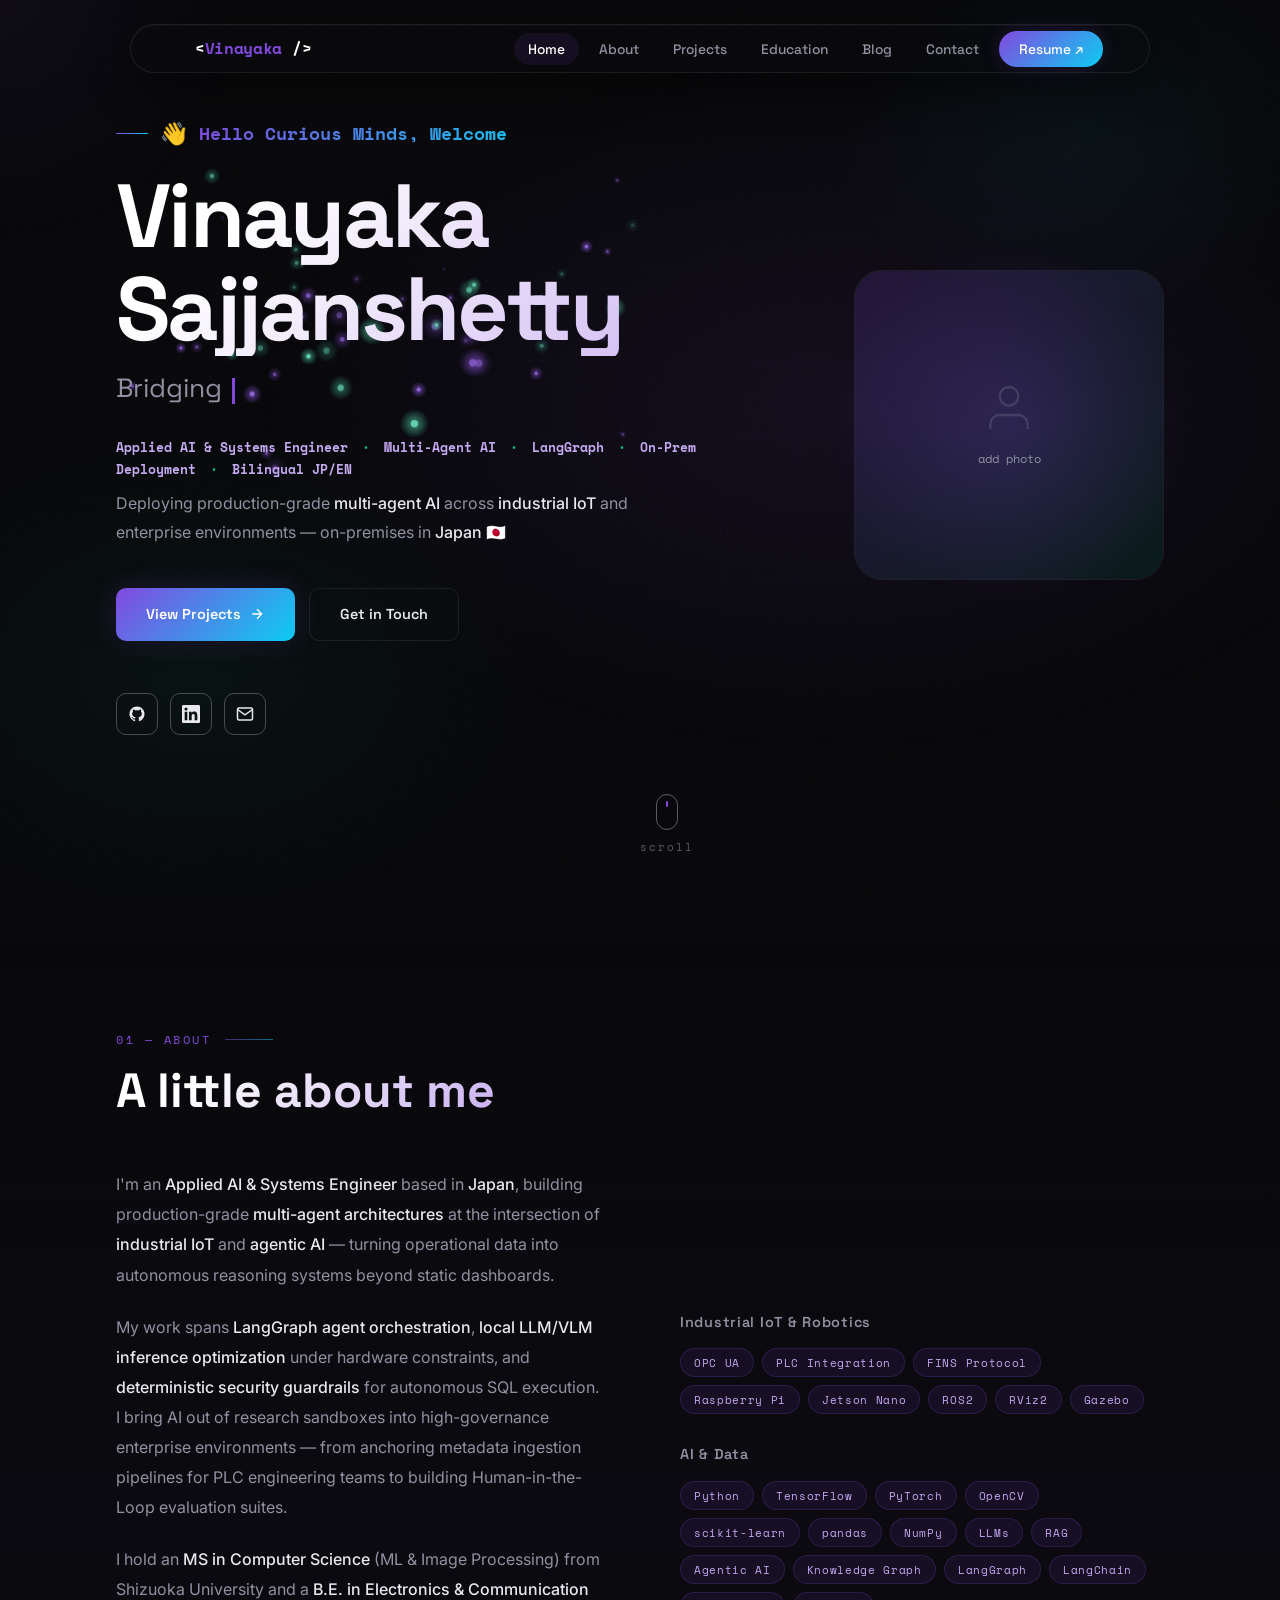
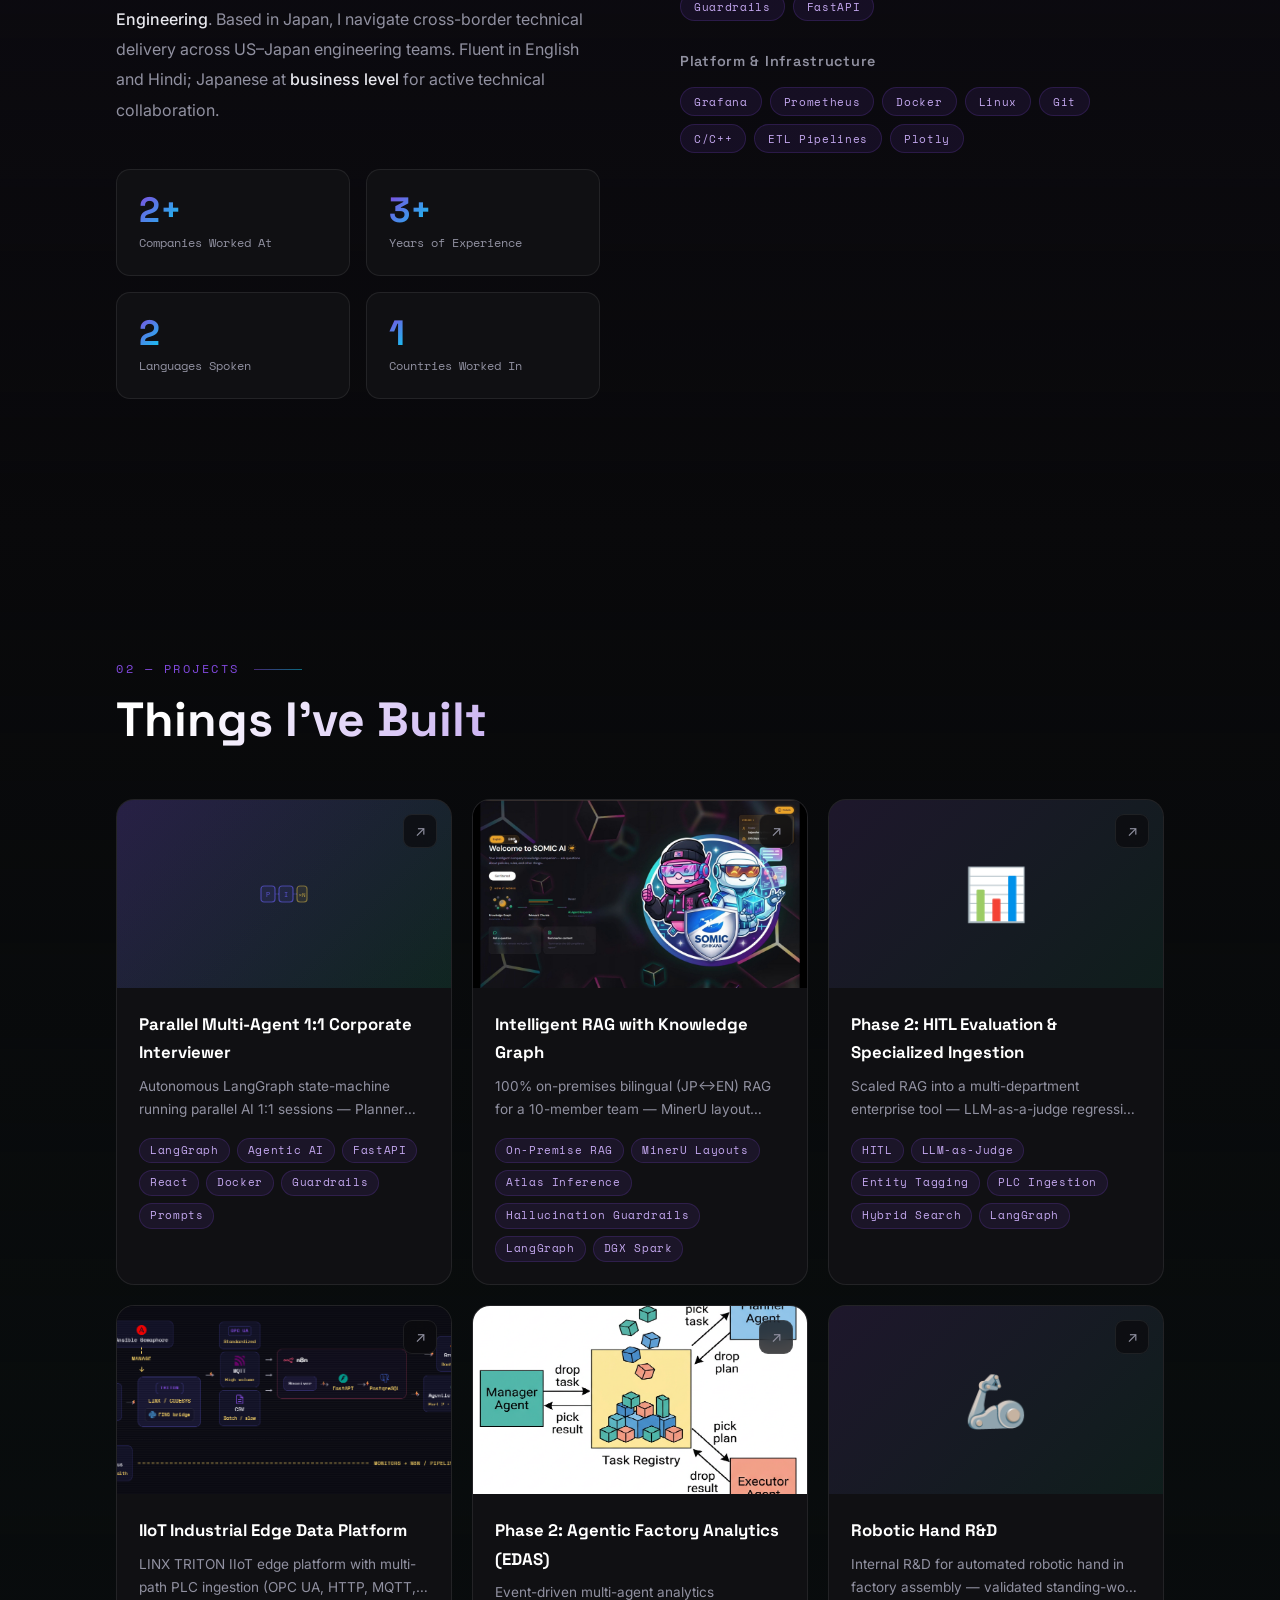
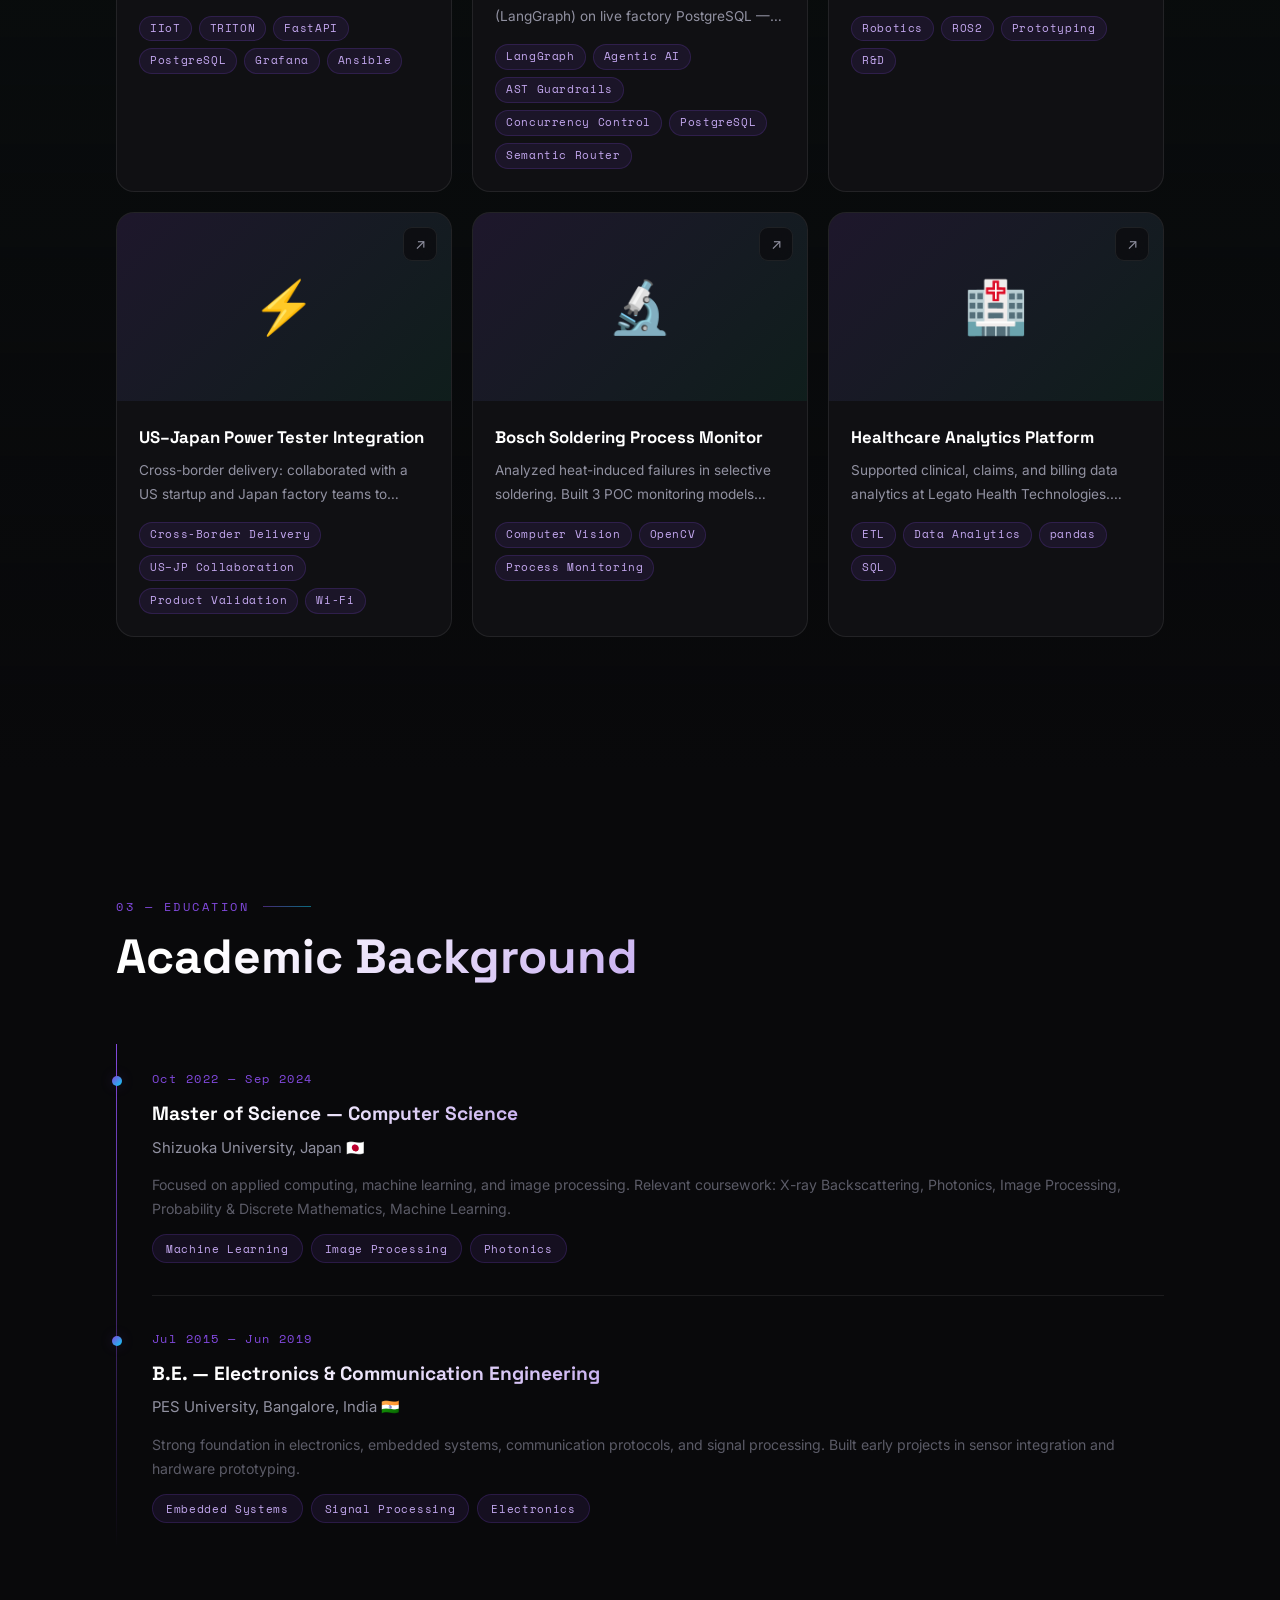
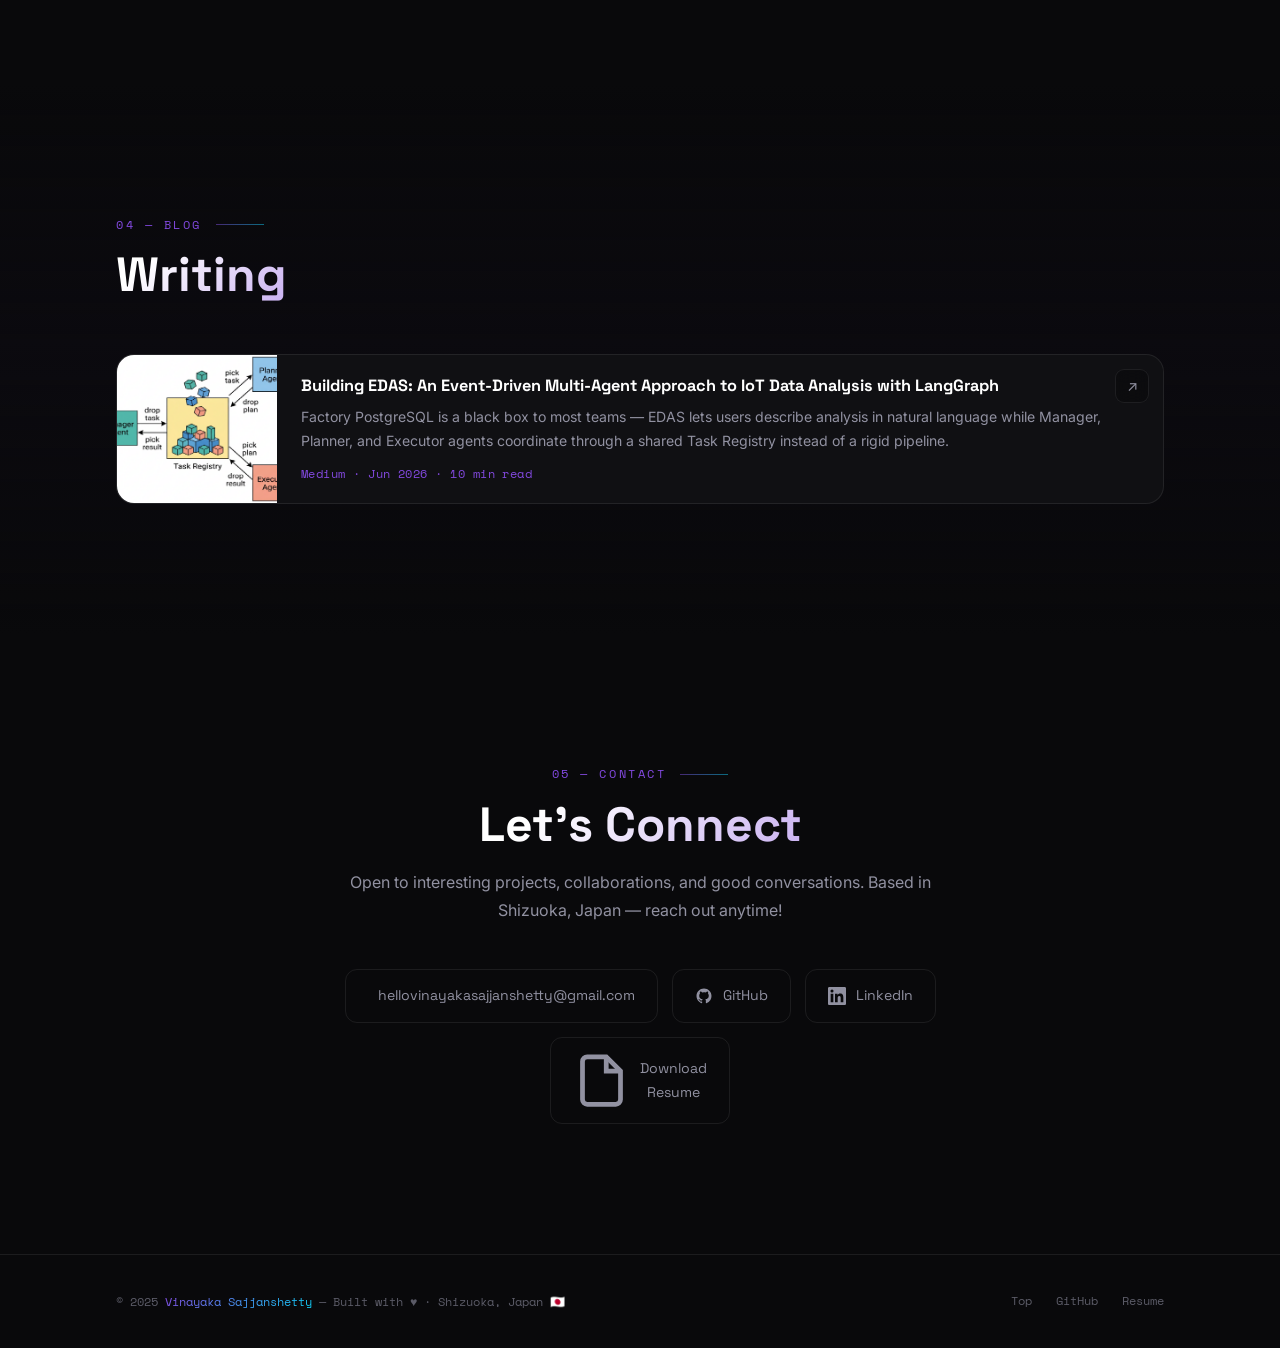
<file: index.html>
<!DOCTYPE html>
<html lang="en">
<head>
  <meta charset="UTF-8" />
  <meta name="viewport" content="width=device-width, initial-scale=1.0" />
  <title>Vinayaka Sajjanshetty — Applied AI Researcher | IoT & Agentic AI</title>
  <meta name="description" content="Portfolio of Vinayaka Sajjanshetty — Applied AI Researcher bridging industrial IoT and agentic AI. Physical AI, LLMs, RAG, and manufacturing systems. Based in Shizuoka, Japan." />
  <link rel="stylesheet" href="css/style.css" />
  <link rel="stylesheet" href="css/hero.css" />
  <link rel="stylesheet" href="css/sections.css" />
</head>
<body>

  <div id="progress-bar"></div>
  <div id="cursor-glow"></div>

  <!-- NAVBAR -->
  <nav id="navbar">
    <div class="container nav-inner">
      <a href="#home" class="nav-logo">&lt;<span>Vinayaka</span> /&gt;</a>
      <ul class="nav-links">
        <li><a href="#home" class="active">Home</a></li>
        <li><a href="#about">About</a></li>
        <li><a href="#projects">Projects</a></li>
        <li><a href="#education">Education</a></li>
        <li><a href="#blog">Blog</a></li>
        <li><a href="#contact">Contact</a></li>
        <li><a href="resume.html" class="nav-resume">Resume ↗</a></li>
      </ul>
      <div class="nav-toggle" aria-label="Toggle menu">
        <span></span><span></span><span></span>
      </div>
    </div>
  </nav>

  <!-- HERO -->
  <section id="home">
    <div class="container hero-inner">
      <div class="hero-text">
        <canvas id="hero-canvas"></canvas>
        <div class="hero-text-content">
          <p class="hero-greeting">
            <span class="wave-hand">👋</span>
            <span class="greeting-text">Hello Curious Minds, Welcome<span class="animated-dots"></span></span>
          </p>
          <h1 class="hero-name">Vinayaka Sajjanshetty</h1>
          <p class="hero-role">
            <span id="typewriter" data-words="Bridging IoT &amp; Agentic AI|Forward Deployed Engineer|Applied AI Researcher|Physical AI &amp; Robotics|Industrial Intelligence"></span>
            <span class="cursor-blink"></span>
          </p>
          <p class="hero-tags">
            Applied AI &amp; Systems Engineer <span class="role-sep">&middot;</span> Multi-Agent AI <span class="role-sep">&middot;</span> LangGraph <span class="role-sep">&middot;</span> On-Prem Deployment <span class="role-sep">&middot;</span> Bilingual JP/EN
          </p>
          <p class="hero-desc">
            Deploying production-grade <strong>multi-agent AI</strong> across <strong>industrial IoT</strong> and enterprise environments — on-premises in <strong>Japan 🇯🇵</strong>
          </p>
          <div class="hero-cta">
            <a href="#projects" class="btn btn-primary">
              View Projects
              <svg width="16" height="16" viewBox="0 0 24 24" fill="none" stroke="currentColor" stroke-width="2"><path d="M5 12h14M12 5l7 7-7 7"/></svg>
            </a>
            <a href="#contact" class="btn btn-outline">Get in Touch</a>
          </div>
          <div class="hero-socials">
            <a href="https://github.com/vinayakas1997" target="_blank" title="GitHub">
              <svg viewBox="0 0 24 24" width="18" height="18" fill="currentColor"><path d="M12 2C6.477 2 2 6.484 2 12.017c0 4.425 2.865 8.18 6.839 9.504.5.092.682-.217.682-.483 0-.237-.008-.868-.013-1.703-2.782.605-3.369-1.343-3.369-1.343-.454-1.158-1.11-1.466-1.11-1.466-.908-.62.069-.608.069-.608 1.003.07 1.531 1.032 1.531 1.032.892 1.53 2.341 1.088 2.91.832.092-.647.35-1.088.636-1.338-2.22-.253-4.555-1.113-4.555-4.951 0-1.093.39-1.988 1.029-2.688-.103-.253-.446-1.272.098-2.65 0 0 .84-.27 2.75 1.026A9.564 9.564 0 0112 6.844c.85.004 1.705.115 2.504.337 1.909-1.296 2.747-1.027 2.747-1.027.546 1.379.202 2.398.1 2.651.64.7 1.028 1.595 1.028 2.688 0 3.848-2.339 4.695-4.566 4.943.359.309.678.92.678 1.855 0 1.338-.012 2.419-.012 2.747 0 .268.18.58.688.482A10.019 10.019 0 0022 12.017C22 6.484 17.522 2 12 2z"/></svg>
            </a>
            <a href="https://linkedin.com/in/vinayaka-sajjanshetty" target="_blank" title="LinkedIn">
              <svg viewBox="0 0 24 24" width="18" height="18" fill="currentColor"><path d="M20.447 20.452h-3.554v-5.569c0-1.328-.027-3.037-1.852-3.037-1.853 0-2.136 1.445-2.136 2.939v5.667H9.351V9h3.414v1.561h.046c.477-.9 1.637-1.85 3.37-1.85 3.601 0 4.267 2.37 4.267 5.455v6.286zM5.337 7.433a2.062 2.062 0 01-2.063-2.065 2.064 2.064 0 112.063 2.065zm1.782 13.019H3.555V9h3.564v11.452zM22.225 0H1.771C.792 0 0 .774 0 1.729v20.542C0 23.227.792 24 1.771 24h20.451C23.2 24 24 23.227 24 22.271V1.729C24 .774 23.2 0 22.222 0h.003z"/></svg>
            </a>
            <a href="mailto:hellovinayakasajjanshetty@gmail.com" title="Email">
              <svg viewBox="0 0 24 24" width="18" height="18" fill="none" stroke="currentColor" stroke-width="2"><path d="M4 4h16c1.1 0 2 .9 2 2v12c0 1.1-.9 2-2 2H4c-1.1 0-2-.9-2-2V6c0-1.1.9-2 2-2z"/><polyline points="22,6 12,13 2,6"/></svg>
            </a>
          </div>
        </div>
      </div>

      <div class="hero-photo-wrap">
        <div class="hero-photo-frame">
          <div class="hero-photo-placeholder">
            <svg viewBox="0 0 24 24" fill="none" stroke="currentColor" stroke-width="1"><path d="M20 21v-2a4 4 0 0 0-4-4H8a4 4 0 0 0-4 4v2"/><circle cx="12" cy="7" r="4"/></svg>
            <span>add photo</span>
          </div>
        </div>
      </div>
    </div>

    <div class="scroll-hint">
      <div class="scroll-mouse"></div>
      <span>scroll</span>
    </div>
  </section>


  <!-- ABOUT -->
  <section id="about">
    <div class="container">
      <p class="section-eyebrow reveal">01 — About</p>
      <div class="about-grid">

        <div class="about-text reveal">
          <h2 class="section-title">A little about me</h2>
          <p>
            I'm an <strong>Applied AI &amp; Systems Engineer</strong> based in <strong>Japan</strong>, building production-grade <strong>multi-agent architectures</strong> at the intersection of <strong>industrial IoT</strong> and <strong>agentic AI</strong> — turning operational data into autonomous reasoning systems beyond static dashboards.
          </p>
          <p>
            My work spans <strong>LangGraph agent orchestration</strong>, <strong>local LLM/VLM inference optimization</strong> under hardware constraints, and <strong>deterministic security guardrails</strong> for autonomous SQL execution. I bring AI out of research sandboxes into high-governance enterprise environments — from anchoring metadata ingestion pipelines for PLC engineering teams to building Human-in-the-Loop evaluation suites.
          </p>
          <p>
            I hold an <strong>MS in Computer Science</strong> (ML &amp; Image Processing) from Shizuoka University and a <strong>B.E. in Electronics &amp; Communication Engineering</strong>. Based in Japan, I navigate cross-border technical delivery across US–Japan engineering teams. Fluent in English and Hindi; Japanese at <strong>business level</strong> for active technical collaboration.
          </p>

          <div class="about-stats stagger">
            <div class="stat-card" style="--i:0">
              <div class="stat-num" data-target="3" data-suffix="+">0<span>+</span></div>
              <div class="stat-label">Companies Worked At</div>
              <div class="stat-details">
                <span class="stat-detail"><i class="stat-dot"></i>Somic Ishikawa<span class="stat-detail-meta">Japan · 2024–Present</span></span>
                <span class="stat-detail"><i class="stat-dot"></i>Legato Health Technologies<span class="stat-detail-meta">India · 2020–2022</span></span>
                <span class="stat-detail"><i class="stat-dot"></i>Bosch Automotive Electronics<span class="stat-detail-meta">India · 2019</span></span>
              </div>
            </div>
            <div class="stat-card" style="--i:1">
              <div class="stat-num" data-target="4" data-suffix="+">0<span>+</span></div>
              <div class="stat-label">Years of Experience</div>
              <div class="stat-details">
                <span class="stat-detail"><i class="stat-dot"></i>Applied AI &amp; Systems Engineer<span class="stat-detail-meta">Somic · 2024–Present</span></span>
                <span class="stat-detail"><i class="stat-dot"></i>Software Engineer, Data &amp; Analytics<span class="stat-detail-meta">Legato · 2020–2022</span></span>
                <span class="stat-detail"><i class="stat-dot"></i>Engineering Intern<span class="stat-detail-meta">Bosch · 2019</span></span>
              </div>
            </div>
            <div class="stat-card" style="--i:2">
              <div class="stat-num" data-target="3" data-suffix="">0</div>
              <div class="stat-label">Languages Spoken</div>
              <div class="stat-details">
                <span class="stat-detail"><i class="stat-dot"></i>English<span class="stat-detail-meta">Native</span></span>
                <span class="stat-detail"><i class="stat-dot"></i>Hindi<span class="stat-detail-meta">Native</span></span>
                <span class="stat-detail"><i class="stat-dot"></i>Japanese<span class="stat-detail-meta">Business</span></span>
              </div>
            </div>
            <div class="stat-card" style="--i:3">
              <div class="stat-num" data-target="2" data-suffix="">0</div>
              <div class="stat-label">Countries Worked In</div>
              <div class="stat-details">
                <span class="stat-detail"><i class="stat-dot"></i>Japan<span class="stat-detail-meta">Somic Ishikawa</span></span>
                <span class="stat-detail"><i class="stat-dot"></i>India<span class="stat-detail-meta">Legato · Bosch</span></span>
              </div>
            </div>
          </div>
        </div>

        <div class="about-skills reveal-right">
          <h3>Industrial IoT & Robotics</h3>
          <div class="skills-list">
            <span class="tag">OPC UA</span>
            <span class="tag">PLC Integration</span>
            <span class="tag">FINS Protocol</span>
            <span class="tag">Raspberry Pi</span>
            <span class="tag">Jetson Nano</span>
            <span class="tag">ROS2</span>
            <span class="tag">RViz2</span>
            <span class="tag">Gazebo</span>
          </div>

          <h3>AI & Data</h3>
          <div class="skills-list">
            <span class="tag">Python</span>
            <span class="tag">TensorFlow</span>
            <span class="tag">PyTorch</span>
            <span class="tag">OpenCV</span>
            <span class="tag">scikit-learn</span>
            <span class="tag">pandas</span>
            <span class="tag">NumPy</span>
            <span class="tag">LLMs</span>
            <span class="tag">RAG</span>
            <span class="tag">Agentic AI</span>
            <span class="tag">Knowledge Graph</span>
            <span class="tag">LangGraph</span>
            <span class="tag">LangChain</span>
            <span class="tag">Guardrails</span>
            <span class="tag">FastAPI</span>
          </div>

          <h3>Platform & Infrastructure</h3>
          <div class="skills-list">
            <span class="tag">Grafana</span>
            <span class="tag">Prometheus</span>
            <span class="tag">Docker</span>
            <span class="tag">Linux</span>
            <span class="tag">Git</span>
            <span class="tag">C/C++</span>
            <span class="tag">ETL Pipelines</span>
            <span class="tag">Plotly</span>
          </div>
        </div>

      </div>
    </div>
  </section>


  <!-- EDUCATION -->
  <!-- PROJECTS -->
  <section id="projects">
    <div class="container">
      <p class="section-eyebrow reveal">02 — Projects</p>
      <h2 class="section-title reveal">Things I've Built</h2>

      <div class="projects-grid">

        <!-- Parallel Multi-Agent 1:1 Interviewer (Recent) -->
        <a href="projects/multi-agent-interviewer/index.html" class="project-card reveal" style="--i:0">
          <div class="project-cover">
            <div class="project-cover-placeholder" style="background:linear-gradient(135deg,rgba(108,99,255,0.12),rgba(29,158,117,0.06));padding:12px;">
              <svg width="48" height="32" viewBox="0 0 48 32" fill="none" xmlns="http://www.w3.org/2000/svg">
                <rect x="1" y="8" width="14" height="16" rx="3" stroke="rgba(108,99,255,0.55)" stroke-width="1.2" fill="rgba(108,99,255,0.08)"/>
                <text x="8" y="19" text-anchor="middle" fill="rgba(108,99,255,0.7)" font-size="7" font-family="monospace">P</text>
                <rect x="19" y="8" width="14" height="16" rx="3" stroke="rgba(108,99,255,0.55)" stroke-width="1.2" fill="rgba(108,99,255,0.08)"/>
                <text x="26" y="19" text-anchor="middle" fill="rgba(108,99,255,0.7)" font-size="7" font-family="monospace">I</text>
                <rect x="37" y="8" width="10" height="16" rx="3" stroke="rgba(232,197,71,0.45)" stroke-width="1.2" fill="rgba(232,197,71,0.08)"/>
                <text x="42" y="19" text-anchor="middle" fill="rgba(232,197,71,0.7)" font-size="6" font-family="monospace">×N</text>
                <line x1="15" y1="16" x2="19" y2="16" stroke="rgba(108,99,255,0.35)" stroke-width="0.8"/>
                <polygon points="18,15 19,16 18,17" fill="rgba(108,99,255,0.35)"/>
                <line x1="33" y1="16" x2="37" y2="16" stroke="rgba(108,99,255,0.35)" stroke-width="0.8"/>
                <polygon points="36,15 37,16 36,17" fill="rgba(108,99,255,0.35)"/>
              </svg>
            </div>
          </div>
          <div class="project-arrow">↗</div>
          <div class="project-body">
            <h3 class="project-title">Parallel Multi-Agent 1:1 Corporate Interviewer</h3>
            <p class="project-desc">
              Autonomous LangGraph state-machine running parallel AI 1:1 sessions — Planner deconstructs objectives into 3 criteria tags, Extractor tracks completion score (≥0.85 threshold), 7 guardrails including difflib repetition detection and tenacity retry, prompt-driven agent customization via standalone .txt files. Compresses 10h of manual meetings into 1h.
            </p>
            <div class="project-tags">
              <span class="tag">LangGraph</span>
              <span class="tag">Agentic AI</span>
              <span class="tag">FastAPI</span>
              <span class="tag">React</span>
              <span class="tag">Docker</span>
              <span class="tag">Guardrails</span>
              <span class="tag">Prompts</span>
            </div>
          </div>
        </a>

        <!-- Intelligent RAG with Knowledge Graph (Phase 1) -->
        <a href="projects/somic-ai-agent/index.html" class="project-card reveal" style="--i:1">
          <div class="project-cover">
            <img src="projects/somic-ai-agent/assets/chatbot-poster.jpg" alt="RAG chatbot demo" class="project-cover-img" loading="lazy" />
          </div>
          <div class="project-arrow">↗</div>
          <div class="project-body">
            <h3 class="project-title">Intelligent RAG with Knowledge Graph</h3>
            <p class="project-desc">
              100% on-premises bilingual (JP↔EN) RAG for a 10-member team — MinerU layout parsing overcame 45% OCR failure, algorithmic Mean Anagram Hash-Mapping guardrails eliminated VLM hallucinations, Atlas inference on DGX Spark boosted throughput 35→80 t/s, end-to-end latency crashed from 90s down to 6-10s.
            </p>
            <div class="project-tags">
              <span class="tag">On-Premise RAG</span>
              <span class="tag">MinerU Layouts</span>
              <span class="tag">Atlas Inference</span>
              <span class="tag">Hallucination Guardrails</span>
              <span class="tag">LangGraph</span>
              <span class="tag">DGX Spark</span>
            </div>
          </div>
        </a>

        <!-- Phase 2: HITL Evaluation & Ingestion -->
        <a href="projects/somic-ai-agent-part-2/index.html" class="project-card reveal" style="--i:2">
          <div class="project-cover">
            <div class="project-cover-placeholder">📊</div>
          </div>
          <div class="project-arrow">↗</div>
          <div class="project-body">
            <h3 class="project-title">Phase 2: HITL Evaluation &amp; Specialized Ingestion</h3>
            <p class="project-desc">
              Scaled RAG into a multi-department enterprise tool — LLM-as-a-judge regression engine with HITL override eliminated false-negative eval failures. Entity-Anchored Ingestion with Hindsight Tagging bound PLC register maps directly to vector metadata, achieving 85-90% retrieval accuracy on 500-page automation manuals.
            </p>
            <div class="project-tags">
              <span class="tag">HITL</span>
              <span class="tag">LLM-as-Judge</span>
              <span class="tag">Entity Tagging</span>
              <span class="tag">PLC Ingestion</span>
              <span class="tag">Hybrid Search</span>
              <span class="tag">LangGraph</span>
            </div>
          </div>
        </a>

        <!-- Project 2 -->
        <a href="projects/opc-ua-transformation/index.html" class="project-card reveal" style="--i:3">
          <div class="project-cover">
            <img src="projects/opc-ua-transformation/teh-architecture.png" alt="OPC UA multi-path PLC ingestion architecture" class="project-cover-img" loading="lazy" />
          </div>
          <div class="project-arrow">↗</div>
          <div class="project-body">
            <h3 class="project-title">IIoT Industrial Edge Data Platform</h3>
            <p class="project-desc">
              LINX TRITON IIoT edge platform with multi-path PLC ingestion (OPC UA, HTTP, MQTT, CSV) —
              n8n + FastAPI → PostgreSQL pipeline, Grafana dashboards, Ansible Semaphore fleet ops, and Docker containerization. Scaled to 20+ concurrent PLC connections across production lines.
            </p>
            <div class="project-tags">
              <span class="tag">IIoT</span>
              <span class="tag">TRITON</span>
              <span class="tag">FastAPI</span>
              <span class="tag">PostgreSQL</span>
              <span class="tag">Grafana</span>
              <span class="tag">Ansible</span>
            </div>
          </div>
        </a>

        <!-- Project 3 — Part 2 -->
        <a href="projects/agentic-factory-analytics/index.html" class="project-card reveal" style="--i:4">
          <div class="project-cover">
            <img src="projects/agentic-factory-analytics/model_architecture.png" alt="EDAS Task Registry architecture" class="project-cover-img" loading="lazy" />
          </div>
          <div class="project-arrow">↗</div>
          <div class="project-body">
            <h3 class="project-title">Phase 2: Agentic Factory Analytics (EDAS)</h3>
            <p class="project-desc">
              Event-driven multi-agent analytics (LangGraph) on live factory PostgreSQL — Dynamic Schema Fetcher via semantic router eliminates context bloat, regex AST parser + transactional rollbacks enforce deterministic SQL security, SELECT...FOR UPDATE SKIP LOCKED resolves race conditions across concurrent agent threads.
            </p>
            <div class="project-tags">
              <span class="tag">LangGraph</span>
              <span class="tag">Agentic AI</span>
              <span class="tag">AST Guardrails</span>
              <span class="tag">Concurrency Control</span>
              <span class="tag">PostgreSQL</span>
              <span class="tag">Semantic Router</span>
            </div>
          </div>
        </a>

        <!-- Project 4 -->
        <a href="projects/robotic-hand/index.html" class="project-card reveal" style="--i:5">
          <div class="project-cover">
            <div class="project-cover-placeholder">🦾</div>
          </div>
          <div class="project-arrow">↗</div>
          <div class="project-body">
            <h3 class="project-title">Robotic Hand R&D</h3>
            <p class="project-desc">
              Internal R&D for automated robotic hand in factory assembly — validated standing-work motion cycles via ROS2, RViz2, and Gazebo simulation. Identified grip torque limitations informing next-gen hardware roadmap.
            </p>
            <div class="project-tags">
              <span class="tag">Robotics</span>
              <span class="tag">ROS2</span>
              <span class="tag">Prototyping</span>
              <span class="tag">R&D</span>
            </div>
          </div>
        </a>

        <!-- Project 5 -->
        <a href="projects/power-testing/index.html" class="project-card reveal" style="--i:6">
          <div class="project-cover">
            <div class="project-cover-placeholder">⚡</div>
          </div>
          <div class="project-arrow">↗</div>
          <div class="project-body">
            <h3 class="project-title">US–Japan Power Tester Integration</h3>
            <p class="project-desc">
              Cross-border delivery: collaborated with a US startup and Japan factory teams to deploy a Wi-Fi power testing system. Resolved critical data failures and enabled real-time power analytics for operators across production lines.
            </p>
            <div class="project-tags">
              <span class="tag">Cross-Border Delivery</span>
              <span class="tag">US–JP Collaboration</span>
              <span class="tag">Product Validation</span>
              <span class="tag">Wi-Fi</span>
            </div>
          </div>
        </a>

        <!-- Project 6 -->
        <a href="projects/bosch-monitoring/index.html" class="project-card reveal" style="--i:7">
          <div class="project-cover">
            <div class="project-cover-placeholder">🔬</div>
          </div>
          <div class="project-arrow">↗</div>
          <div class="project-body">
            <h3 class="project-title">Bosch Soldering Process Monitor</h3>
            <p class="project-desc">
              Analyzed heat-induced failures in selective soldering. Built 3 POC monitoring
              models including a mini-camera setup to identify optimal operating windows.
            </p>
            <div class="project-tags">
              <span class="tag">Computer Vision</span>
              <span class="tag">OpenCV</span>
              <span class="tag">Process Monitoring</span>
            </div>
          </div>
        </a>

        <!-- Project 7 -->
        <a href="projects/healthcare-analytics/index.html" class="project-card reveal" style="--i:8">
          <div class="project-cover">
            <div class="project-cover-placeholder">🏥</div>
          </div>
          <div class="project-arrow">↗</div>
          <div class="project-body">
            <h3 class="project-title">Healthcare Analytics Platform</h3>
            <p class="project-desc">
              Supported clinical, claims, and billing data analytics at Legato Health Technologies.
              Root-cause analysis, ETL pipelines, and cross-team data quality improvement.
            </p>
            <div class="project-tags">
              <span class="tag">ETL</span>
              <span class="tag">Data Analytics</span>
              <span class="tag">pandas</span>
              <span class="tag">SQL</span>
            </div>
          </div>
        </a>

        <!-- Add more projects here -->

      </div>
    </div>
  </section>


  <section id="education">
    <div class="container">
      <p class="section-eyebrow reveal">03 — Education</p>
      <h2 class="section-title reveal">Academic Background</h2>

      <div class="edu-timeline">

        <div class="edu-item reveal">
          <div class="edu-year">Oct 2022 — Sep 2024</div>
          <div class="edu-degree">Master of Science — Computer Science</div>
          <div class="edu-school">Shizuoka University, Japan 🇯🇵</div>
          <div class="edu-desc">
            Focused on applied computing, machine learning, and image processing.
            Relevant coursework: X-ray Backscattering, Photonics, Image Processing,
            Probability & Discrete Mathematics, Machine Learning.
          </div>
          <div style="margin-top:12px;display:flex;gap:8px;flex-wrap:wrap;">
            <span class="tag">Machine Learning</span>
            <span class="tag">Image Processing</span>
            <span class="tag">Photonics</span>
          </div>
        </div>

        <div class="edu-item reveal">
          <div class="edu-year">Jul 2015 — Jun 2019</div>
          <div class="edu-degree">B.E. — Electronics & Communication Engineering</div>
          <div class="edu-school">PES University, Bangalore, India 🇮🇳</div>
          <div class="edu-desc">
            Strong foundation in electronics, embedded systems, communication protocols,
            and signal processing. Built early projects in sensor integration and hardware prototyping.
          </div>
          <div style="margin-top:12px;display:flex;gap:8px;flex-wrap:wrap;">
            <span class="tag">Embedded Systems</span>
            <span class="tag">Signal Processing</span>
            <span class="tag">Electronics</span>
          </div>
        </div>

      </div>
    </div>
  </section>


  <!-- BLOG -->
  <section id="blog">
    <div class="container">
      <p class="section-eyebrow reveal">04 — Blog</p>
      <h2 class="section-title reveal">Writing</h2>

      <div class="blog-list">
        <a href="https://medium.com/@vinayakasomic/building-edas-an-event-driven-multi-agent-approach-to-iot-data-analysis-with-langgraph-da48994e12d5"
           class="blog-card reveal" target="_blank" rel="noopener noreferrer">
          <div class="blog-card-thumb">
            <img src="projects/agentic-factory-analytics/model_architecture.png"
                 alt="EDAS Task Registry architecture" loading="lazy" />
          </div>
          <div class="blog-card-body">
            <h3 class="blog-card-title">Building EDAS: An Event-Driven Multi-Agent Approach to IoT Data Analysis with LangGraph</h3>
            <p class="blog-card-desc">
              Factory PostgreSQL is a black box to most teams — EDAS lets users describe analysis in natural language
              while Manager, Planner, and Executor agents coordinate through a shared Task Registry instead of a rigid pipeline.
            </p>
            <span class="blog-card-meta">Medium · Jun 2026 · 10 min read</span>
          </div>
          <span class="blog-card-arrow" aria-hidden="true">↗</span>
        </a>
      </div>
    </div>
  </section>


  <!-- CONTACT -->
  <section id="contact">
    <div class="container">
      <div class="contact-inner reveal">
        <p class="section-eyebrow" style="justify-content:center">05 — Contact</p>
        <h2 class="section-title">Let's Connect</h2>
        <p class="contact-sub">
          Open to interesting projects, collaborations, and good conversations.
          Based in Shizuoka, Japan — reach out anytime!
        </p>
        <div class="contact-links">
          <a href="mailto:hellovinayakasajjanshetty@gmail.com" class="contact-link">
            <svg viewBox="0 0 24 24" fill="none" stroke="currentColor" stroke-width="2"><path d="M4 4h16c1.1 0 2 .9 2 2v12c0 1.1-.9 2-2 2H4c-1.1 0-2-.9-2-2V6c0-1.1.9-2 2-2z"/><polyline points="22,6 12,13 2,6"/></svg>
            hellovinayakasajjanshetty@gmail.com
          </a>
          <a href="https://github.com/vinayakas1997" target="_blank" class="contact-link">
            <svg viewBox="0 0 24 24" width="18" height="18" fill="currentColor"><path d="M12 2C6.477 2 2 6.484 2 12.017c0 4.425 2.865 8.18 6.839 9.504.5.092.682-.217.682-.483 0-.237-.008-.868-.013-1.703-2.782.605-3.369-1.343-3.369-1.343-.454-1.158-1.11-1.466-1.11-1.466-.908-.62.069-.608.069-.608 1.003.07 1.531 1.032 1.531 1.032.892 1.53 2.341 1.088 2.91.832.092-.647.35-1.088.636-1.338-2.22-.253-4.555-1.113-4.555-4.951 0-1.093.39-1.988 1.029-2.688-.103-.253-.446-1.272.098-2.65 0 0 .84-.27 2.75 1.026A9.564 9.564 0 0112 6.844c.85.004 1.705.115 2.504.337 1.909-1.296 2.747-1.027 2.747-1.027.546 1.379.202 2.398.1 2.651.64.7 1.028 1.595 1.028 2.688 0 3.848-2.339 4.695-4.566 4.943.359.309.678.92.678 1.855 0 1.338-.012 2.419-.012 2.747 0 .268.18.58.688.482A10.019 10.019 0 0022 12.017C22 6.484 17.522 2 12 2z"/></svg>
            GitHub
          </a>
          <a href="https://linkedin.com/in/vinayaka-sajjanshetty" target="_blank" class="contact-link">
            <svg viewBox="0 0 24 24" width="18" height="18" fill="currentColor"><path d="M20.447 20.452h-3.554v-5.569c0-1.328-.027-3.037-1.852-3.037-1.853 0-2.136 1.445-2.136 2.939v5.667H9.351V9h3.414v1.561h.046c.477-.9 1.637-1.85 3.37-1.85 3.601 0 4.267 2.37 4.267 5.455v6.286zM5.337 7.433a2.062 2.062 0 01-2.063-2.065 2.064 2.064 0 112.063 2.065zm1.782 13.019H3.555V9h3.564v11.452zM22.225 0H1.771C.792 0 0 .774 0 1.729v20.542C0 23.227.792 24 1.771 24h20.451C23.2 24 24 23.227 24 22.271V1.729C24 .774 23.2 0 22.222 0h.003z"/></svg>
            LinkedIn
          </a>
          <a href="resume.html" class="contact-link">
            <svg viewBox="0 0 24 24" fill="none" stroke="currentColor" stroke-width="2"><path d="M14 2H6a2 2 0 0 0-2 2v16a2 2 0 0 0 2 2h12a2 2 0 0 0 2-2V8z"/><polyline points="14 2 14 8 20 8"/></svg>
            Download Resume
          </a>
        </div>
      </div>
    </div>
  </section>


  <!-- FOOTER -->
  <footer>
    <div class="container footer-inner">
      <p class="footer-copy">© 2025 <span>Vinayaka Sajjanshetty</span> — Built with ♥ · Shizuoka, Japan 🇯🇵</p>
      <div class="footer-links">
        <a href="#home">Top</a>
        <a href="https://github.com/vinayakas1997" target="_blank">GitHub</a>
        <a href="resume.html">Resume</a>
      </div>
    </div>
  </footer>

  <script src="js/main.js"></script>
</body>
</html>
</file>
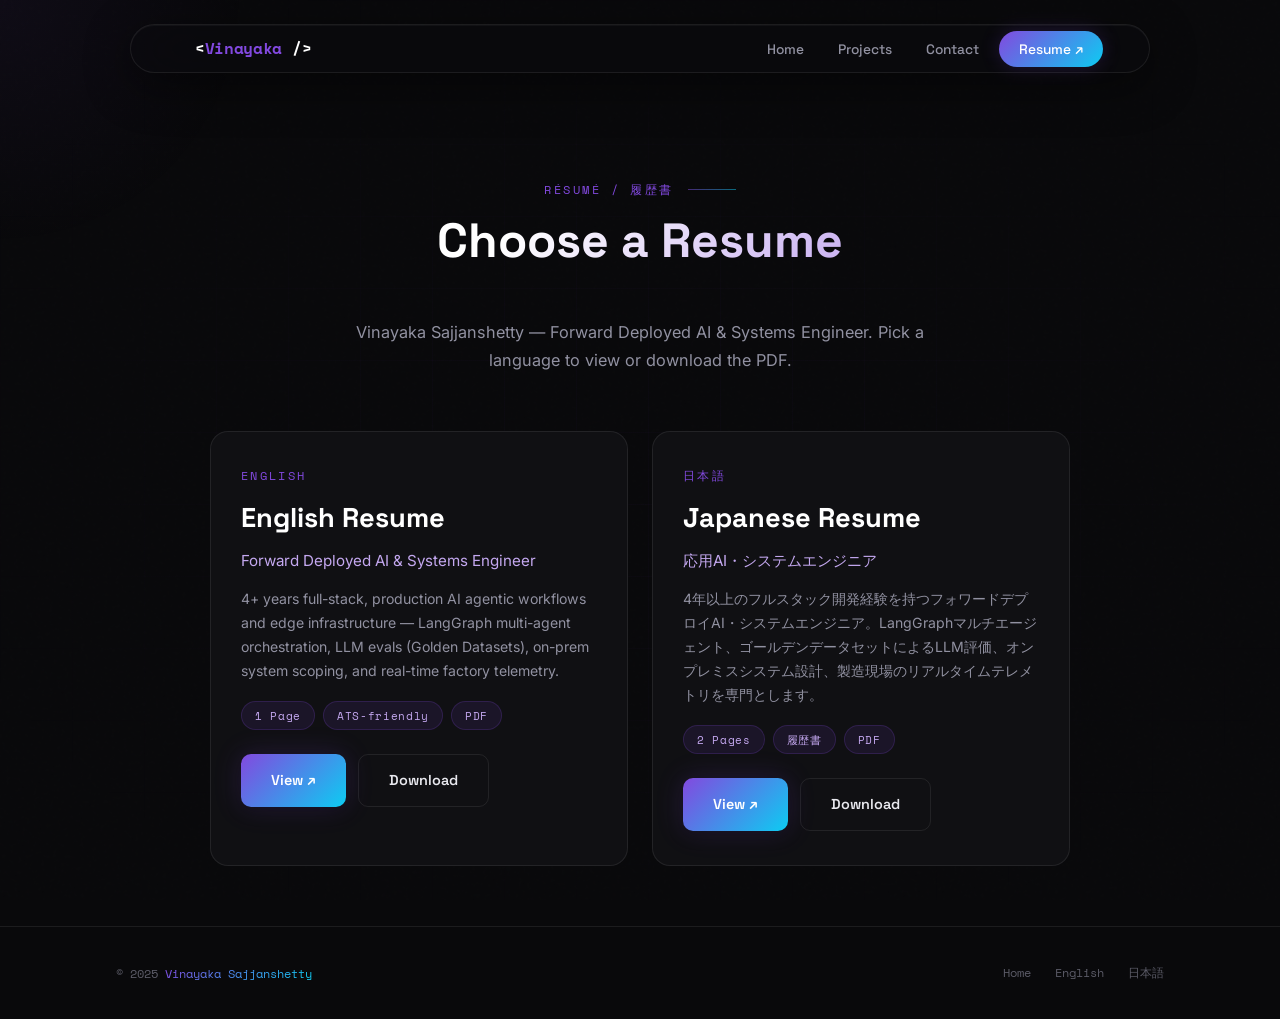
<file: resume.html>
<!DOCTYPE html>
<html lang="en">
<head>
  <meta charset="UTF-8" /><meta name="viewport" content="width=device-width, initial-scale=1.0" />
  <title>Resume — Vinayaka Sajjanshetty</title>
  <meta name="description" content="Download Vinayaka Sajjanshetty's resume in English or Japanese (日本語版履歴書). Forward Deployed AI &amp; Systems Engineer — LangGraph, RAG, on-prem LLM deployment, industrial IoT." />
  <link rel="stylesheet" href="css/style.css" />
  <link rel="stylesheet" href="css/hero.css" />
  <link rel="stylesheet" href="css/sections.css" />
  <style>
    .resume-page { padding: 180px 0 60px; min-height: calc(100vh - 140px); }
    .resume-headline { text-align: center; max-width: 640px; margin: 0 auto 56px; }
    .resume-headline .section-eyebrow { justify-content: center; }
    .resume-sub { color: var(--text-muted); font-size: 1.02rem; }

    .resume-grid {
      display: grid; grid-template-columns: repeat(2, 1fr);
      gap: 24px; max-width: 860px; margin: 0 auto;
    }
    .resume-card {
      position: relative; overflow: hidden;
      background: var(--bg-card); border: 1px solid var(--border);
      border-radius: var(--card-radius); padding: 34px 30px;
      transition: transform var(--med), border-color var(--fast), box-shadow var(--med);
    }
    .resume-card::before {
      content: ''; position: absolute; inset: 0;
      background: var(--grad-card); opacity: 0; transition: opacity var(--fast);
    }
    .resume-card:hover {
      transform: translateY(-6px); border-color: var(--border-hover);
      box-shadow: 0 16px 48px var(--accent-glow);
    }
    .resume-card:hover::before { opacity: 1; }

    .resume-card-lang {
      font-family: var(--font-mono); font-size: 0.72rem; letter-spacing: 0.2em;
      text-transform: uppercase; color: var(--accent); margin-bottom: 10px;
    }
    .resume-card-title {
      font-family: var(--font-display); font-size: 1.7rem; font-weight: 700;
      color: var(--white); margin-bottom: 6px;
    }
    .resume-card-role { color: var(--accent-light); font-size: 0.95rem; margin-bottom: 14px; }
    .resume-card-desc { color: var(--text-muted); font-size: 0.88rem; margin-bottom: 18px; }
    .resume-card-meta {
      display: flex; flex-wrap: wrap; gap: 8px; margin-bottom: 24px;
    }
    .resume-card-actions { display: flex; gap: 12px; flex-wrap: wrap; }

    @media (max-width: 768px) {
      .resume-grid { grid-template-columns: 1fr; }
      .resume-page { padding: 140px 0 40px; }
    }
  </style>
</head>
<body>
  <div id="progress-bar"></div><div id="cursor-glow"></div>
  <nav id="navbar"><div class="container nav-inner">
    <a href="index.html" class="nav-logo">&lt;<span>Vinayaka</span> /&gt;</a>
    <ul class="nav-links">
      <li><a href="index.html">Home</a></li>
      <li><a href="index.html#projects">Projects</a></li>
      <li><a href="index.html#contact">Contact</a></li>
      <li><a href="resume.html" class="nav-resume">Resume ↗</a></li>
    </ul>
  </div></nav>

  <section class="resume-page"><div class="container">
    <div class="resume-headline reveal">
      <p class="section-eyebrow">Résumé / 履歴書</p>
      <h1 class="section-title">Choose a Resume</h1>
      <p class="resume-sub">Vinayaka Sajjanshetty — Forward Deployed AI &amp; Systems Engineer. Pick a language to view or download the PDF.</p>
    </div>

    <div class="resume-grid">
      <div class="resume-card reveal" style="--i:0">
        <p class="resume-card-lang">English</p>
        <h2 class="resume-card-title">English Resume</h2>
        <p class="resume-card-role">Forward Deployed AI &amp; Systems Engineer</p>
        <p class="resume-card-desc">
          4+ years full-stack, production AI agentic workflows and edge infrastructure — LangGraph multi-agent orchestration, LLM evals (Golden Datasets), on-prem system scoping, and real-time factory telemetry.
        </p>
        <div class="resume-card-meta">
          <span class="tag">1 Page</span>
          <span class="tag">ATS-friendly</span>
          <span class="tag">PDF</span>
        </div>
        <div class="resume-card-actions">
          <a href="resume.pdf" target="_blank" rel="noopener noreferrer" class="btn btn-primary">View ↗</a>
          <a href="resume.pdf" download="Vinayaka-Sajjanshetty-Resume.pdf" class="btn btn-outline">Download</a>
        </div>
      </div>

      <div class="resume-card reveal" style="--i:1">
        <p class="resume-card-lang">日本語</p>
        <h2 class="resume-card-title">Japanese Resume</h2>
        <p class="resume-card-role">応用AI・システムエンジニア</p>
        <p class="resume-card-desc">
          4年以上のフルスタック開発経験を持つフォワードデプロイAI・システムエンジニア。LangGraphマルチエージェント、ゴールデンデータセットによるLLM評価、オンプレミスシステム設計、製造現場のリアルタイムテレメトリを専門とします。
        </p>
        <div class="resume-card-meta">
          <span class="tag">2 Pages</span>
          <span class="tag">履歴書</span>
          <span class="tag">PDF</span>
        </div>
        <div class="resume-card-actions">
          <a href="resume-ja.pdf" target="_blank" rel="noopener noreferrer" class="btn btn-primary">View ↗</a>
          <a href="resume-ja.pdf" download="Vinayaka-Sajjanshetty-Resume-Japanese.pdf" class="btn btn-outline">Download</a>
        </div>
      </div>
    </div>
  </div></section>

  <footer><div class="container footer-inner">
    <p class="footer-copy">© 2025 <span>Vinayaka Sajjanshetty</span></p>
    <div class="footer-links"><a href="index.html">Home</a><a href="resume.pdf" target="_blank">English</a><a href="resume-ja.pdf" target="_blank">日本語</a></div>
  </div></footer>
  <script src="js/main.js"></script>
</body>
</html>
</file>
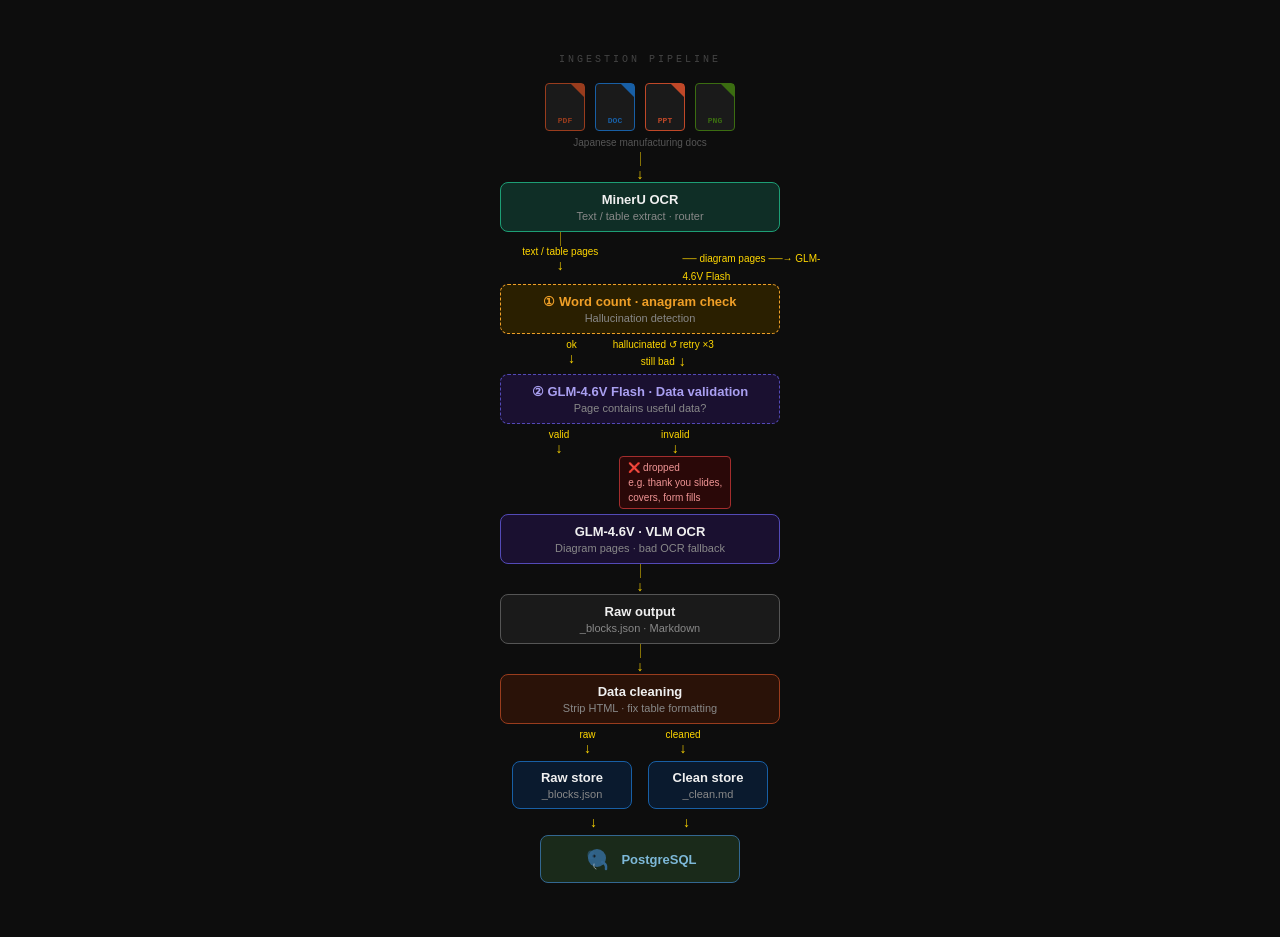
<file: projects/somic-ai-agent/ingestion.html>
<!DOCTYPE html>
<html>
<head>
<meta charset="utf-8"/>
<style>
*{box-sizing:border-box;margin:0;padding:0;}
body{background:#0d0d0d;display:flex;justify-content:center;padding:30px 20px;}
.wrap{background:#0d0d0d;padding:24px 16px;font-family:'Segoe UI',sans-serif;width:420px;}
.label-top{text-align:center;font-size:10px;letter-spacing:3px;color:#444;font-family:monospace;margin-bottom:18px;}
.node{border-radius:8px;padding:9px 16px;text-align:center;}
.node .title{font-size:13px;font-weight:600;color:#f0f0f0;}
.node .sub{font-size:11px;color:#888;margin-top:3px;}
.n-teal{background:#0f2e26;border:0.8px solid #1D9E75;}
.n-amber{background:#2a1f00;border:0.8px dashed #EF9F27;}
.n-purple{background:#1a1030;border:0.8px dashed #534ab7;}
.n-purple2{background:#1a1030;border:0.8px solid #534ab7;}
.n-coral{background:#2a1208;border:0.8px solid #993c1d;}
.n-blue{background:#0a1a2e;border:0.8px solid #185fa5;}
.n-gray{background:#1a1a1a;border:0.8px solid #555;}
.n-pg{background:#1a2a1a;border:1.2px solid #336791;}
.file-row{display:flex;justify-content:center;gap:10px;margin-bottom:6px;}
.file-icon{width:40px;height:48px;border-radius:4px;background:#1a1a1a;display:flex;flex-direction:column;align-items:center;justify-content:flex-end;padding-bottom:5px;position:relative;font-size:8px;font-weight:700;font-family:monospace;}
.file-icon .fold{position:absolute;top:0;right:0;width:13px;height:13px;}
.file-pdf{border:0.8px solid #993c1d;color:#993c1d;}
.file-doc{border:0.8px solid #185fa5;color:#185fa5;}
.file-ppt{border:0.8px solid #c04828;color:#c04828;}
.file-png{border:0.8px solid #3b6d11;color:#3b6d11;}
.file-pdf .fold{border-top:13px solid #993c1d;border-left:13px solid transparent;}
.file-doc .fold{border-top:13px solid #185fa5;border-left:13px solid transparent;}
.file-ppt .fold{border-top:13px solid #c04828;border-left:13px solid transparent;}
.file-png .fold{border-top:13px solid #3b6d11;border-left:13px solid transparent;}
.arr-y{color:#FFD700;font-size:14px;font-weight:700;}
.arr-label{font-size:10px;color:#FFD700;}
.vline{width:1px;min-height:14px;background:#FFD700;opacity:0.5;margin:0 auto;}
.badge-red{display:inline-block;background:#2a0808;border:0.8px solid #a32d2d;border-radius:4px;padding:3px 8px;font-size:10px;color:#f09595;line-height:1.5;}
.store-row{display:flex;justify-content:center;gap:16px;}
.store-node{border-radius:8px;padding:8px 14px;text-align:center;min-width:120px;}
.pg-icon{display:flex;align-items:center;justify-content:center;gap:10px;}
.center{display:flex;flex-direction:column;align-items:center;}
.mx-auto{max-width:280px;margin:0 auto;}
</style>
</head>
<body>
<div class="wrap">
  <div class="label-top">INGESTION PIPELINE</div>

  <!-- FILE ICONS -->
  <div class="file-row">
    <div class="file-icon file-pdf"><div class="fold"></div>PDF</div>
    <div class="file-icon file-doc"><div class="fold"></div>DOC</div>
    <div class="file-icon file-ppt"><div class="fold"></div>PPT</div>
    <div class="file-icon file-png"><div class="fold"></div>PNG</div>
  </div>
  <div style="text-align:center;font-size:10px;color:#555;margin-bottom:4px;">Japanese manufacturing docs</div>
  <div class="vline" style="height:14px;"></div>
  <div style="text-align:center;" class="arr-y">↓</div>

  <!-- MINERU -->
  <div class="mx-auto">
    <div class="node n-teal">
      <div class="title">MinerU OCR</div>
      <div class="sub">Text / table extract · router</div>
    </div>
  </div>

  <!-- BRANCH -->
  <div style="display:flex;justify-content:center;align-items:flex-start;">
    <div class="center" style="width:280px;">
      <div class="vline" style="height:12px;"></div>
      <div class="arr-label">text / table pages</div>
      <div class="arr-y">↓</div>
    </div>
    <div style="margin-left:8px;margin-top:16px;">
      <span style="font-size:10px;color:#FFD700;">── diagram pages ──→ GLM-4.6V Flash</span>
    </div>
  </div>

  <!-- STAGE 1 -->
  <div class="mx-auto">
    <div class="node n-amber">
      <div class="title" style="color:#EF9F27;">① Word count · anagram check</div>
      <div class="sub">Hallucination detection</div>
    </div>
  </div>
  <div style="display:flex;justify-content:center;gap:36px;margin:5px 0;align-items:flex-start;">
    <div class="center">
      <div class="arr-label">ok</div>
      <div class="arr-y">↓</div>
    </div>
    <div class="center">
      <div class="arr-label">hallucinated ↺ retry ×3</div>
      <div style="margin-top:3px;display:flex;align-items:center;gap:4px;">
        <span class="arr-label">still bad</span><span class="arr-y">↓</span>
      </div>
    </div>
  </div>

  <!-- STAGE 2 -->
  <div class="mx-auto">
    <div class="node n-purple">
      <div class="title" style="color:#a99ff0;">② GLM-4.6V Flash · Data validation</div>
      <div class="sub">Page contains useful data?</div>
    </div>
  </div>
  <div style="display:flex;justify-content:center;gap:50px;margin:5px 0;align-items:flex-start;">
    <div class="center">
      <div class="arr-label">valid</div>
      <div class="arr-y">↓</div>
    </div>
    <div class="center">
      <div class="arr-label">invalid</div>
      <div class="arr-y">↓</div>
      <span class="badge-red">❌ dropped<br/>e.g. thank you slides,<br/>covers, form fills</span>
    </div>
  </div>

  <!-- GLM-4.6V VLM -->
  <div class="mx-auto">
    <div class="node n-purple2">
      <div class="title">GLM-4.6V · VLM OCR</div>
      <div class="sub">Diagram pages · bad OCR fallback</div>
    </div>
  </div>
  <div class="vline" style="height:14px;"></div>
  <div style="text-align:center;" class="arr-y">↓</div>

  <!-- RAW OUTPUT -->
  <div class="mx-auto">
    <div class="node n-gray">
      <div class="title">Raw output</div>
      <div class="sub">_blocks.json · Markdown</div>
    </div>
  </div>
  <div class="vline" style="height:14px;"></div>
  <div style="text-align:center;" class="arr-y">↓</div>

  <!-- DATA CLEANING -->
  <div class="mx-auto">
    <div class="node n-coral">
      <div class="title">Data cleaning</div>
      <div class="sub">Strip HTML · fix table formatting</div>
    </div>
  </div>
  <div style="display:flex;justify-content:center;gap:70px;margin:5px 0;">
    <div class="center"><div class="arr-label">raw</div><div class="arr-y">↓</div></div>
    <div class="center"><div class="arr-label">cleaned</div><div class="arr-y">↓</div></div>
  </div>

  <!-- STORE ROW -->
  <div class="store-row">
    <div class="node n-blue store-node">
      <div class="title">Raw store</div>
      <div class="sub">_blocks.json</div>
    </div>
    <div class="node n-blue store-node">
      <div class="title">Clean store</div>
      <div class="sub">_clean.md</div>
    </div>
  </div>

  <!-- arrows to postgres -->
  <div style="display:flex;justify-content:center;gap:86px;margin:5px 0;">
    <div class="arr-y">↓</div>
    <div class="arr-y">↓</div>
  </div>

  <!-- POSTGRES -->
  <div style="max-width:200px;margin:0 auto;">
    <div class="node n-pg">
      <div class="pg-icon">
        <svg width="28" height="28" viewBox="0 0 28 28">
          <ellipse cx="14" cy="13" rx="9" ry="9" fill="#336791" opacity="0.9"/>
          <path d="M19 17 Q24 19 23 24" fill="none" stroke="#336791" stroke-width="2.5" stroke-linecap="round"/>
          <circle cx="11" cy="11" r="1.5" fill="#0d0d0d"/>
          <ellipse cx="8" cy="10" rx="3.5" ry="4.5" fill="#336791" opacity="0.55"/>
          <path d="M11 19 Q10 23 13 24" fill="none" stroke="#ddd" stroke-width="1" stroke-linecap="round" opacity="0.6"/>
        </svg>
        <div>
          <div class="title" style="color:#7db8d8;">PostgreSQL</div>
        </div>
      </div>
    </div>
  </div>

</div>
</body>
</html>
</file>
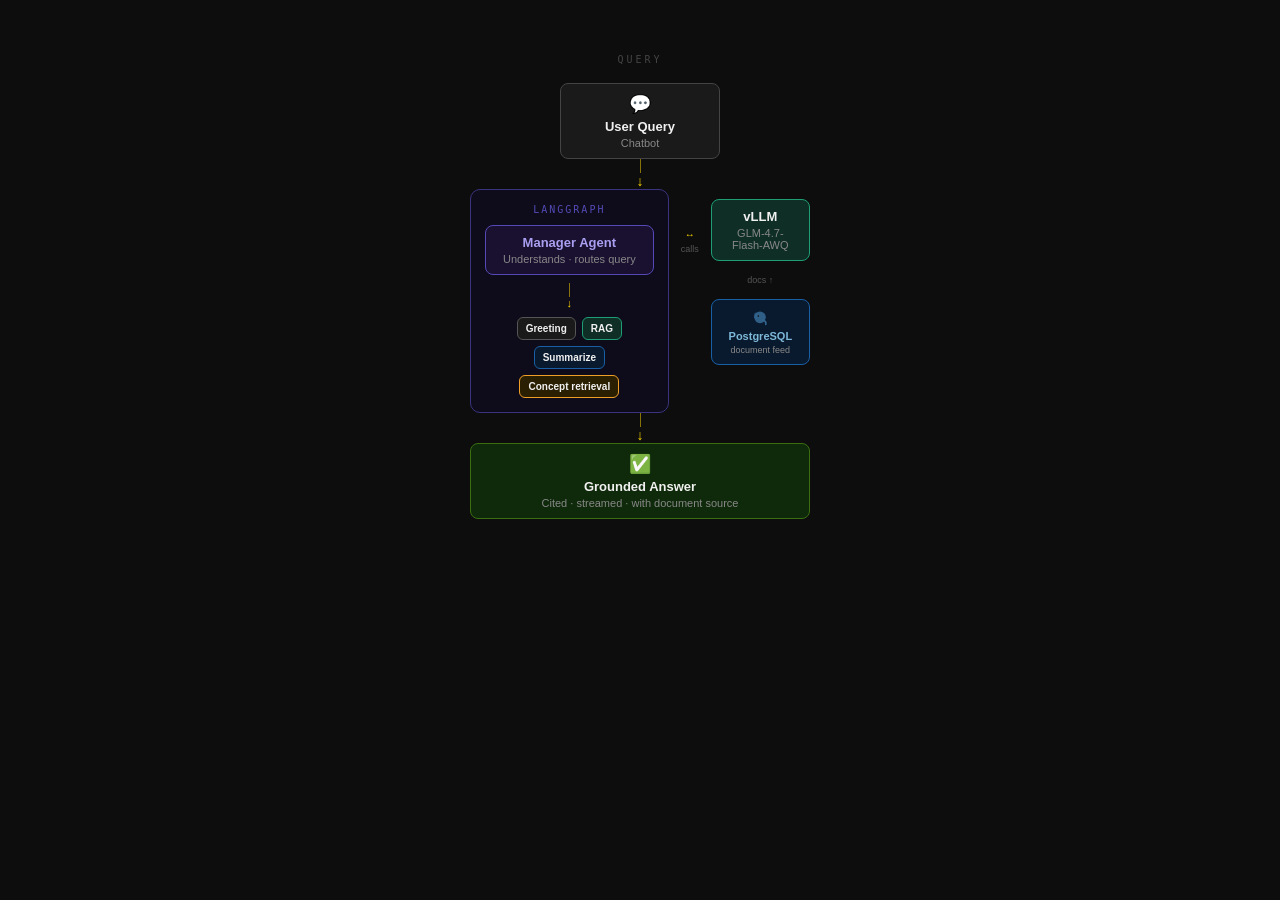
<file: projects/somic-ai-agent/query.html>
<!DOCTYPE html>
<html>
<head>
<meta charset="utf-8"/>
<style>
*{box-sizing:border-box;margin:0;padding:0;}
body{background:#0d0d0d;display:flex;justify-content:center;padding:30px 20px;}
.wrap{background:#0d0d0d;padding:24px 16px;font-family:'Segoe UI',sans-serif;width:380px;}
.label-top{text-align:center;font-size:10px;letter-spacing:3px;color:#444;font-family:monospace;margin-bottom:18px;}
.node{border-radius:8px;padding:9px 16px;text-align:center;}
.title{font-size:13px;font-weight:600;color:#f0f0f0;}
.sub{font-size:11px;color:#888;margin-top:3px;}
.n-gray{background:#1a1a1a;border:0.8px solid #444;}
.n-teal{background:#0f2e26;border:0.8px solid #1D9E75;}
.n-purple{background:#1a1030;border:0.8px solid #534ab7;}
.n-blue{background:#0a1a2e;border:0.8px solid #185fa5;}
.n-green{background:#0f2a0a;border:0.8px solid #3b6d11;}
.n-lg{background:#0e0c1a;border:0.8px solid #3a3480;border-radius:10px;padding:14px;}
.arr-y{color:#FFD700;font-size:14px;font-weight:700;text-align:center;}
.vline{width:1px;min-height:14px;background:#FFD700;opacity:0.5;margin:0 auto;}
.mx-auto{max-width:340px;margin:0 auto;}
.agent-row{display:flex;justify-content:center;gap:6px;flex-wrap:wrap;margin-top:8px;}
.agent{border-radius:6px;padding:5px 8px;text-align:center;font-size:10px;font-weight:600;color:#f0f0f0;white-space:nowrap;}
.a-gray{background:#1a1a1a;border:0.8px solid #555;}
.a-teal{background:#0f2e26;border:0.8px solid #1D9E75;}
.a-blue{background:#0a1a2e;border:0.8px solid #185fa5;}
.a-amber{background:#2a1f00;border:0.8px solid #EF9F27;}
.side-row{display:flex;justify-content:center;gap:12px;align-items:flex-start;max-width:340px;margin:0 auto;}
.side-col{display:flex;flex-direction:column;align-items:center;}
</style>
</head>
<body>
<div class="wrap">
  <div class="label-top">QUERY</div>

  <!-- USER QUERY -->
  <div style="max-width:160px;margin:0 auto;">
    <div class="node n-gray">
      <div style="font-size:18px;margin-bottom:4px;">💬</div>
      <div class="title">User Query</div>
      <div class="sub">Chatbot</div>
    </div>
  </div>
  <div class="vline" style="height:14px;"></div>
  <div class="arr-y">↓</div>

  <!-- LANGGRAPH + vLLM SIDE BY SIDE -->
  <div class="side-row">

    <!-- LANGGRAPH -->
    <div class="side-col" style="flex:2;">
      <div class="n-lg" style="width:100%;">
        <div style="text-align:center;font-size:10px;letter-spacing:2px;color:#534ab7;font-family:monospace;margin-bottom:10px;">LANGGRAPH</div>
        <div class="node n-purple" style="margin-bottom:8px;">
          <div class="title" style="color:#a99ff0;">Manager Agent</div>
          <div class="sub">Understands · routes query</div>
        </div>
        <div class="vline" style="height:10px;"></div>
        <div class="arr-y" style="font-size:11px;">↓</div>
        <div class="agent-row">
          <div class="agent a-gray">Greeting</div>
          <div class="agent a-teal">RAG</div>
          <div class="agent a-blue">Summarize</div>
          <div class="agent a-amber">Concept retrieval</div>
        </div>
      </div>
    </div>

    <!-- connector -->
    <div style="display:flex;flex-direction:column;align-items:center;justify-content:center;padding-top:40px;gap:4px;">
      <div style="font-size:10px;color:#FFD700;">↔</div>
      <div style="font-size:9px;color:#555;text-align:center;">calls</div>
    </div>

    <!-- vLLM + PostgreSQL -->
    <div class="side-col" style="flex:1;padding-top:10px;gap:10px;">
      <div class="node n-teal" style="width:100%;">
        <div class="title">vLLM</div>
        <div class="sub">GLM-4.7-Flash-AWQ</div>
      </div>
      <div style="font-size:9px;color:#555;text-align:center;margin:4px 0;">docs ↑</div>
      <div class="node n-blue" style="width:100%;">
        <svg width="18" height="18" viewBox="0 0 28 28" style="display:block;margin:0 auto 3px;">
          <ellipse cx="14" cy="13" rx="9" ry="9" fill="#336791" opacity="0.9"/>
          <path d="M19 17 Q24 19 23 24" fill="none" stroke="#336791" stroke-width="2.5" stroke-linecap="round"/>
          <circle cx="11" cy="11" r="1.5" fill="#0d0d0d"/>
          <ellipse cx="8" cy="10" rx="3.5" ry="4.5" fill="#336791" opacity="0.55"/>
        </svg>
        <div class="title" style="font-size:11px;color:#7db8d8;">PostgreSQL</div>
        <div class="sub" style="font-size:9px;">document feed</div>
      </div>
    </div>

  </div>

  <div class="vline" style="height:14px;"></div>
  <div class="arr-y">↓</div>

  <!-- GROUNDED ANSWER -->
  <div class="mx-auto">
    <div class="node n-green">
      <div style="font-size:18px;margin-bottom:4px;">✅</div>
      <div class="title">Grounded Answer</div>
      <div class="sub">Cited · streamed · with document source</div>
    </div>
  </div>

</div>
</body>
</html>
</file>
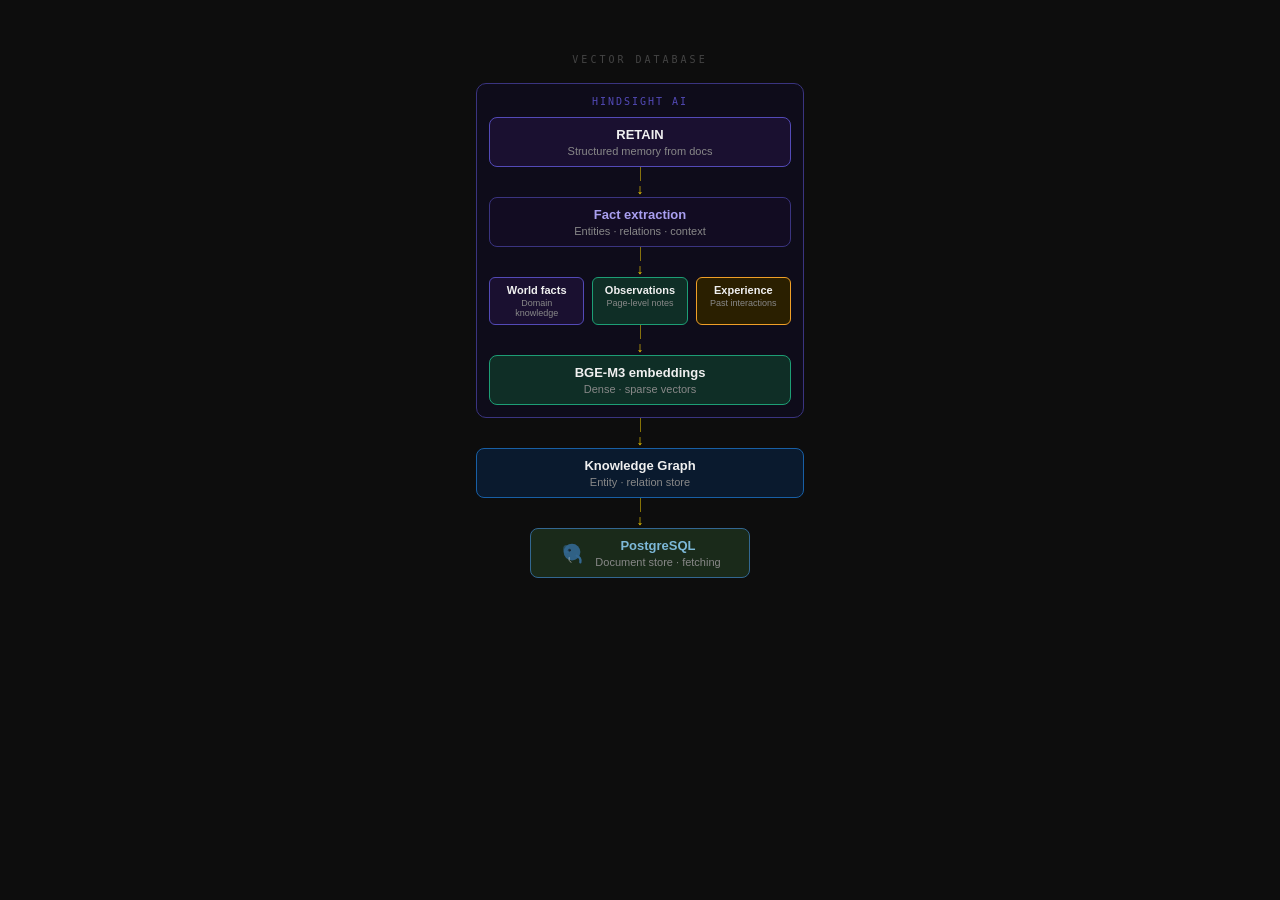
<file: projects/somic-ai-agent/vector_db.html>
<!DOCTYPE html>
<html>
<head>
<meta charset="utf-8"/>
<style>
*{box-sizing:border-box;margin:0;padding:0;}
body{background:#0d0d0d;display:flex;justify-content:center;padding:30px 20px;}
.wrap{background:#0d0d0d;padding:24px 16px;font-family:'Segoe UI',sans-serif;width:360px;}
.label-top{text-align:center;font-size:10px;letter-spacing:3px;color:#444;font-family:monospace;margin-bottom:18px;}
.node{border-radius:8px;padding:9px 16px;text-align:center;}
.node .title{font-size:13px;font-weight:600;color:#f0f0f0;}
.node .sub{font-size:11px;color:#888;margin-top:3px;}
.n-purple{background:#1a1030;border:0.8px solid #534ab7;}
.n-purple-dim{background:#120c22;border:0.8px solid #3a3480;}
.n-teal{background:#0f2e26;border:0.8px solid #1D9E75;}
.n-blue{background:#0a1a2e;border:0.8px solid #185fa5;}
.n-pg{background:#1a2a1a;border:1.2px solid #336791;}
.arr-y{color:#FFD700;font-size:14px;font-weight:700;text-align:center;}
.arr-label{font-size:10px;color:#FFD700;}
.vline{width:1px;min-height:14px;background:#FFD700;opacity:0.5;margin:0 auto;}
.center{display:flex;flex-direction:column;align-items:center;}
.pill-row{display:flex;justify-content:center;gap:8px;margin:0 auto;}
.pill{border-radius:6px;padding:6px 10px;text-align:center;flex:1;}
.pill .title{font-size:11px;font-weight:600;color:#f0f0f0;}
.pill .sub{font-size:9px;color:#888;margin-top:2px;}
.p-world{background:#1a1030;border:0.8px solid #534ab7;}
.p-obs{background:#0f2e26;border:0.8px solid #1D9E75;}
.p-exp{background:#2a1f00;border:0.8px solid #EF9F27;}
.container{border:0.8px solid #3a3480;border-radius:10px;padding:12px;margin:0 auto;background:#0e0c1a;}
.pg-icon{display:flex;align-items:center;justify-content:center;gap:10px;}
</style>
</head>
<body>
<div class="wrap">
  <div class="label-top">VECTOR DATABASE</div>

  <!-- HINDSIGHT CONTAINER -->
  <div class="container">
    <div style="text-align:center;font-size:10px;letter-spacing:2px;color:#534ab7;font-family:monospace;margin-bottom:10px;">HINDSIGHT AI</div>

    <!-- RETAIN -->
    <div class="node n-purple">
      <div class="title">RETAIN</div>
      <div class="sub">Structured memory from docs</div>
    </div>
    <div class="vline" style="height:12px;"></div>
    <div class="arr-y">↓</div>

    <!-- FACT EXTRACTION -->
    <div class="node n-purple-dim">
      <div class="title" style="color:#a99ff0;">Fact extraction</div>
      <div class="sub">Entities · relations · context</div>
    </div>
    <div class="vline" style="height:12px;"></div>
    <div class="arr-y">↓</div>

    <!-- THREE MEMORY BANKS -->
    <div class="pill-row">
      <div class="pill p-world">
        <div class="title">World facts</div>
        <div class="sub">Domain knowledge</div>
      </div>
      <div class="pill p-obs">
        <div class="title">Observations</div>
        <div class="sub">Page-level notes</div>
      </div>
      <div class="pill p-exp">
        <div class="title">Experience</div>
        <div class="sub">Past interactions</div>
      </div>
    </div>

    <!-- BGE-M3 -->
    <div class="vline" style="height:12px;"></div>
    <div class="arr-y">↓</div>
    <div class="node n-teal">
      <div class="title">BGE-M3 embeddings</div>
      <div class="sub">Dense · sparse vectors</div>
    </div>
  </div>

  <div class="vline" style="height:14px;"></div>
  <div class="arr-y">↓</div>

  <!-- KNOWLEDGE GRAPH -->
  <div class="node n-blue">
    <div class="title">Knowledge Graph</div>
    <div class="sub">Entity · relation store</div>
  </div>

  <div class="vline" style="height:14px;"></div>
  <div class="arr-y">↓</div>

  <!-- POSTGRESQL -->
  <div style="max-width:220px;margin:0 auto;">
    <div class="node n-pg">
      <div class="pg-icon">
        <svg width="26" height="26" viewBox="0 0 28 28">
          <ellipse cx="14" cy="13" rx="9" ry="9" fill="#336791" opacity="0.9"/>
          <path d="M19 17 Q24 19 23 24" fill="none" stroke="#336791" stroke-width="2.5" stroke-linecap="round"/>
          <circle cx="11" cy="11" r="1.5" fill="#0d0d0d"/>
          <ellipse cx="8" cy="10" rx="3.5" ry="4.5" fill="#336791" opacity="0.55"/>
          <path d="M11 19 Q10 23 13 24" fill="none" stroke="#ddd" stroke-width="1" stroke-linecap="round" opacity="0.6"/>
        </svg>
        <div>
          <div class="title" style="color:#7db8d8;">PostgreSQL</div>
          <div class="sub">Document store · fetching</div>
        </div>
      </div>
    </div>
  </div>

</div>
</body>
</html>
</file>
<file: css/style.css>
/* ============================================
   STYLE.CSS — Premium HSL Design System
   ============================================ */

@import url('https://fonts.googleapis.com/css2?family=Space+Grotesk:wght@300;400;500;600;700&family=Space+Mono:wght@400;700&family=Inter:wght@300;400;500&display=swap');

:root {
  /* HSL Color System */
  --bg:           hsl(240, 10%, 3.9%);
  --bg-card:      hsl(240, 8%, 7%);
  --bg-glass:     hsla(240, 8%, 10%, 0.6);
  --border:       hsla(240, 5%, 100%, 0.08);
  --border-hover: hsla(263, 70%, 60%, 0.35);

  /* Cyber Violet — primary */
  --accent:       hsl(263, 70%, 58%);
  --accent-hsl:   263, 70%, 58%;
  --accent-glow:  hsla(263, 70%, 58%, 0.2);
  --accent-light: hsl(263, 70%, 80%);

  /* Electric Emerald — secondary (robotics/IoT) */
  --accent-2:     hsl(161, 94%, 38%);
  --accent-2-glow:hsla(161, 94%, 38%, 0.15);

  /* Gradients */
  --grad-primary: linear-gradient(135deg, hsl(263,70%,58%) 0%, hsl(190,90%,50%) 100%);
  --grad-text:    linear-gradient(135deg, #ffffff 20%, hsl(263,70%,82%) 100%);
  --grad-card:    linear-gradient(135deg, hsla(263,70%,58%,0.06) 0%, transparent 60%);

  /* Text */
  --text:       hsl(240, 15%, 92%);
  --text-muted: hsl(240, 8%, 60%);
  --text-dim:   hsl(240, 6%, 38%);
  --white:      #ffffff;

  /* Typography */
  --font-display: 'Space Grotesk', sans-serif;
  --font-mono:    'Space Mono', monospace;
  --font-body:    'Inter', sans-serif;

  /* Layout */
  --section-gap: 130px;
  --card-radius:  18px;

  /* Motion */
  --ease:  cubic-bezier(0.16, 1, 0.3, 1);
  --fast:  0.2s var(--ease);
  --med:   0.45s var(--ease);
  --slow:  0.75s var(--ease);
}

*, *::before, *::after { margin:0; padding:0; box-sizing:border-box; }

html { scroll-behavior: smooth; font-size: 16px; }

body {
  background: var(--bg);
  color: var(--text);
  font-family: var(--font-body);
  line-height: 1.7;
  overflow-x: hidden;
}

a { color: inherit; text-decoration: none; }
img { max-width: 100%; display: block; }

/* ── Scroll progress bar ── */
#progress-bar {
  position: fixed; top: 0; left: 0;
  height: 2px; width: 0%;
  background: var(--grad-primary);
  z-index: 9999;
  transition: width 0.1s linear;
  box-shadow: 0 0 12px var(--accent-glow);
}

/* ── Noise overlay ── */
body::before {
  content: '';
  position: fixed; inset: 0;
  background-image: url("data:image/svg+xml,%3Csvg viewBox='0 0 256 256' xmlns='http://www.w3.org/2000/svg'%3E%3Cfilter id='noise'%3E%3CfeTurbulence type='fractalNoise' baseFrequency='0.9' numOctaves='4' stitchTiles='stitch'/%3E%3C/filter%3E%3Crect width='100%25' height='100%25' filter='url(%23noise)' opacity='0.03'/%3E%3C/svg%3E");
  pointer-events: none; z-index: 0; opacity: 0.35;
}

/* ── Grid bg ── */
body::after {
  content: '';
  position: fixed; inset: 0;
  background-image:
    linear-gradient(hsla(263,70%,58%,0.025) 1px, transparent 1px),
    linear-gradient(90deg, hsla(263,70%,58%,0.025) 1px, transparent 1px);
  background-size: 72px 72px;
  mask-image: radial-gradient(ellipse 80% 80% at 50% 50%, black 20%, transparent 75%);
  pointer-events: none; z-index: 0;
}

section { position: relative; z-index: 1; padding: var(--section-gap) 0; }

.container { max-width: 1120px; margin: 0 auto; padding: 0 36px; }

/* ── Section eyebrow ── */
.section-eyebrow {
  font-family: var(--font-mono);
  font-size: 0.72rem;
  letter-spacing: 0.22em;
  text-transform: uppercase;
  color: var(--accent);
  margin-bottom: 14px;
  display: flex; align-items: center; gap: 14px;
}
.section-eyebrow::after {
  content: ''; flex: 1; max-width: 48px; height: 1px;
  background: var(--grad-primary); opacity: 0.5;
}

/* ── Section title with gradient ── */
.section-title {
  font-family: var(--font-display);
  font-size: clamp(2rem, 4vw, 3rem);
  font-weight: 700;
  line-height: 1.12;
  margin-bottom: 52px;
  background: var(--grad-text);
  -webkit-background-clip: text;
  -webkit-text-fill-color: transparent;
  background-clip: text;
  display: inline-block;
}

/* ── Cursor glow ── */
#cursor-glow {
  position: fixed;
  width: 500px; height: 500px;
  border-radius: 50%;
  pointer-events: none; z-index: 0;
  background: radial-gradient(circle, hsla(263,70%,58%,0.055) 0%, transparent 70%);
  transform: translate(-50%, -50%);
  transition: left 0.12s ease, top 0.12s ease, background 0.4s ease, width 0.4s ease, height 0.4s ease;
}
#cursor-glow.on-card {
  width: 700px; height: 700px;
  background: radial-gradient(circle, hsla(263,70%,58%,0.08) 0%, transparent 65%);
}
#cursor-glow.on-link {
  width: 300px; height: 300px;
  background: radial-gradient(circle, hsla(190,90%,55%,0.12) 0%, transparent 65%);
}

/* ── Reveal animations ── */
.reveal        { opacity: 0; transform: translateY(36px); transition: opacity var(--slow), transform var(--slow); }
.reveal-left   { opacity: 0; transform: translateX(-36px); transition: opacity var(--slow), transform var(--slow); }
.reveal-right  { opacity: 0; transform: translateX(36px); transition: opacity var(--slow), transform var(--slow); }
.reveal.visible, .reveal-left.visible, .reveal-right.visible { opacity: 1; transform: translate(0); }

/* Text mask reveal */
.text-reveal-mask { overflow: hidden; display: block; }
.text-reveal-inner { transform: translateY(105%); transition: transform var(--slow); display: block; }
.reveal.visible .text-reveal-inner { transform: translateY(0); }

/* Stagger */
.stagger > * { transition-delay: calc(var(--i, 0) * 90ms); }

/* ── Tag ── */
.tag {
  display: inline-block; padding: 4px 13px;
  border-radius: 100px; font-size: 0.7rem;
  font-family: var(--font-mono); letter-spacing: 0.06em;
  background: hsla(263,70%,58%,0.1);
  color: var(--accent-light);
  border: 1px solid hsla(263,70%,58%,0.2);
  transition: background var(--fast), transform var(--fast), border-color var(--fast);
}
.tag:hover { background: hsla(263,70%,58%,0.2); transform: translateY(-2px); border-color: hsla(263,70%,58%,0.4); }

/* ── Buttons ── */
.btn {
  display: inline-flex; align-items: center; gap: 8px;
  padding: 13px 30px; border-radius: 10px;
  font-family: var(--font-display); font-weight: 600; font-size: 0.9rem;
  cursor: pointer; transition: all var(--fast);
  position: relative; overflow: hidden; border: none;
}

.btn-primary {
  background: var(--grad-primary);
  color: #fff;
  box-shadow: 0 0 28px var(--accent-glow), 0 4px 15px rgba(0,0,0,0.3);
}
.btn-primary:hover {
  box-shadow: 0 0 48px var(--accent-glow), 0 0 80px hsla(263,70%,58%,0.15);
  transform: translateY(-3px) scale(1.02);
}
.btn-primary:active { transform: scale(0.97); }

.btn-outline {
  background: transparent; color: var(--text);
  border: 1px solid var(--border);
}
.btn-outline:hover {
  border-color: var(--accent); color: var(--accent);
  transform: translateY(-3px);
  background: hsla(263,70%,58%,0.06);
}

/* Magnetic wrapper */
.btn-magnetic-wrap { display: inline-block; }

/* ── Divider ── */
.divider { width: 100%; height: 1px; background: var(--border); }

/* ── Responsive ── */
@media (max-width: 768px) {
  :root { --section-gap: 80px; }
  .container { padding: 0 20px; }
}
</file>
<file: css/hero.css>
/* ============================================
   HERO.CSS — Capsule Navbar + Premium Hero
   ============================================ */

/* ── Capsule Navbar ── */
#navbar {
  position: fixed;
  top: 24px;
  left: 50%;
  transform: translateX(-50%);
  width: 92%;
  max-width: 1020px;
  border-radius: 100px;
  background: hsla(240, 10%, 5%, 0.5);
  backdrop-filter: blur(28px);
  -webkit-backdrop-filter: blur(28px);
  border: 1px solid var(--border);
  box-shadow: 0 12px 48px rgba(0, 0, 0, 0.45), inset 0 1px 0 hsla(255, 100%, 100%, 0.04);
  padding: 10px 10px 10px 28px;
  z-index: 1000;
  transition: all var(--med);
}

#navbar.scrolled {
  background: hsla(240, 10%, 4%, 0.75);
  box-shadow: 0 16px 60px rgba(0, 0, 0, 0.6), 0 0 0 1px var(--border);
  top: 16px;
}

.nav-inner {
  display: flex;
  align-items: center;
  justify-content: space-between;
}

.nav-logo {
  font-family: var(--font-mono);
  font-size: 1rem;
  font-weight: 700;
  color: var(--white);
  letter-spacing: -0.02em;
  white-space: nowrap;
}

.nav-logo span {
  color: var(--accent);
}

.nav-links {
  display: flex;
  align-items: center;
  gap: 6px;
  list-style: none;
}

.nav-links a {
  font-family: var(--font-display);
  font-size: 0.86rem;
  font-weight: 500;
  color: var(--text-muted);
  transition: color var(--fast);
  padding: 7px 14px;
  border-radius: 100px;
  position: relative;
}

.nav-links a:hover,
.nav-links a.active {
  color: var(--white);
  background: hsla(263, 70%, 58%, 0.1);
}

.nav-resume {
  font-family: var(--font-mono);
  font-size: 0.78rem;
  padding: 9px 20px !important;
  border-radius: 100px !important;
  background: var(--grad-primary) !important;
  color: #fff !important;
  box-shadow: 0 0 20px var(--accent-glow);
  transition: all var(--fast) !important;
}

.nav-resume:hover {
  box-shadow: 0 0 36px var(--accent-glow), 0 0 60px hsla(263, 70%, 58%, 0.15) !important;
  transform: translateY(-2px) !important;
}

.nav-toggle {
  display: none;
  flex-direction: column;
  gap: 5px;
  cursor: pointer;
  padding: 8px;
}

.nav-toggle span {
  display: block;
  width: 22px;
  height: 2px;
  background: var(--text);
  border-radius: 2px;
  transition: all var(--fast);
}

/* ── Hero ── */
#home {
  min-height: 100vh;
  display: flex;
  align-items: center;
  padding-top: 80px;
  overflow: hidden;
}

#home::before {
  content: '';
  position: absolute;
  inset: 0;
  background:
    radial-gradient(ellipse 70% 60% at 65% 45%, hsla(263, 70%, 58%, 0.09) 0%, transparent 65%),
    radial-gradient(ellipse 50% 50% at 15% 75%, hsla(161, 94%, 38%, 0.06) 0%, transparent 55%),
    radial-gradient(ellipse 40% 40% at 85% 15%, hsla(190, 90%, 50%, 0.05) 0%, transparent 50%);
  animation: bgBreath 10s ease-in-out infinite alternate;
}

@keyframes bgBreath {
  0% {
    opacity: .7
  }

  100% {
    opacity: 1
  }
}

.hero-inner {
  display: grid;
  grid-template-columns: 1fr auto;
  align-items: center;
  gap: 80px;
  width: 100%;
  position: relative;
  z-index: 2;
}

/* ── Hero text ── */
.hero-greeting {
  font-family: var(--font-mono);
  font-size: 1.15rem; /* Increased size from 0.88rem */
  margin-bottom: 18px;
  opacity: 0;
  animation: fadeUp 0.6s var(--ease) 0.3s forwards;
  display: flex;
  align-items: center;
  gap: 12px;
}

.hero-greeting .greeting-text {
  background: var(--grad-primary);
  -webkit-background-clip: text;
  -webkit-text-fill-color: transparent;
  background-clip: text;
  font-weight: 600;
}

.wave-hand {
  display: inline-block;
  font-size: 1.35rem; /* slightly larger emoji to stand out */
  animation: wave-animation 2.5s infinite;
  transform-origin: 70% 70%;
}

@keyframes wave-animation {
    0% { transform: rotate( 0.0deg) }
   10% { transform: rotate(14.0deg) }
   20% { transform: rotate(-8.0deg) }
   30% { transform: rotate(14.0deg) }
   40% { transform: rotate(-4.0deg) }
   50% { transform: rotate(10.0deg) }
   60% { transform: rotate( 0.0deg) }
  100% { transform: rotate( 0.0deg) }
}

.hero-greeting::before {
  content: '';
  width: 32px;
  height: 1px;
  background: var(--grad-primary);
}

.animated-dots {
  display: inline-block;
  width: 3ch;
  text-align: left;
}

.animated-dots::after {
  content: '...';
  display: inline-block;
  width: 0;
  overflow: hidden;
  vertical-align: bottom;
  animation: continuous-dots 2s steps(4, end) infinite;
}

@keyframes continuous-dots {
  to {
    width: 3ch;
  }
}

.hero-name {
  font-family: var(--font-display);
  font-size: clamp(3rem, 7vw, 5.8rem);
  font-weight: 700;
  line-height: 1.04;
  letter-spacing: -0.03em;
  margin-bottom: 10px;
  opacity: 0;
  animation: fadeUp 0.6s var(--ease) 0.45s forwards;
  background: var(--grad-text);
  -webkit-background-clip: text;
  -webkit-text-fill-color: transparent;
  background-clip: text;
  display: inline-block;
}

.hero-role {
  font-family: var(--font-display);
  font-size: clamp(1.15rem, 2.5vw, 1.65rem);
  font-weight: 400;
  color: var(--text-muted);
  margin-bottom: 26px;
  min-height: 4.8rem;
  opacity: 0;
  animation: fadeUp 0.6s var(--ease) 0.6s forwards;
}

@media (min-width: 901px) {
  .hero-role {
    min-height: 2.5rem;
  }
}

.hero-tags {
  font-family: var(--font-mono);
  font-size: 0.8rem;
  font-weight: 600;
  color: var(--accent-light);
  margin-bottom: 8px; /* Sticks closely to the paragraph */
  opacity: 0;
  animation: fadeUp 0.6s var(--ease) 0.75s forwards;
}

.hero-tags .role-sep {
  color: var(--accent-2);
  margin: 0 6px;
  font-weight: 700;
}

.cursor-blink {
  display: inline-block;
  width: 3px;
  height: 1em;
  background: var(--accent);
  margin-left: 3px;
  vertical-align: middle;
  animation: blink 1s step-end infinite;
}

@keyframes blink {

  0%,
  100% {
    opacity: 1
  }

  50% {
    opacity: 0
  }
}

.hero-desc {
  font-size: 1rem;
  color: var(--text-muted);
  max-width: 520px;
  line-height: 1.85;
  margin-bottom: 40px;
  opacity: 0;
  animation: fadeUp 0.6s var(--ease) 0.75s forwards;
}

.hero-desc strong {
  color: var(--text);
  font-weight: 500;
}

.hero-cta {
  display: flex;
  gap: 14px;
  flex-wrap: wrap;
  opacity: 0;
  animation: fadeUp 0.6s var(--ease) 0.9s forwards;
}

.hero-socials {
  display: flex;
  gap: 12px;
  margin-top: 52px;
  opacity: 0;
  animation: fadeUp 0.6s var(--ease) 1.05s forwards;
}

.hero-socials a {
  display: flex;
  align-items: center;
  justify-content: center;
  width: 42px;
  height: 42px;
  border-radius: 10px;
  /* border: 1px solid var(--border); color: var(--text-muted); */
  border: 1px solid rgba(255, 255, 255, 0.25);
  transition: all var(--fast);
}

.hero-socials a:hover {
  border-color: var(--accent);
  color: var(--accent);
  background: hsla(263, 70%, 58%, 0.09);
  transform: translateY(-4px);
  box-shadow: 0 10px 24px var(--accent-glow);
}

/* ── Hero photo ── */
.hero-photo-wrap {
  position: relative;
  opacity: 0;
  animation: fadeLeft 0.9s var(--ease) 0.7s forwards;
}

.hero-photo-frame {
  width: 310px;
  height: 310px;
  border-radius: 28px;
  overflow: hidden;
  border: 1px solid var(--border);
  animation: float 7s ease-in-out infinite;
  position: relative;
  z-index: 1;
}

@keyframes float {

  0%,
  100% {
    transform: translateY(0)
  }

  50% {
    transform: translateY(-18px)
  }
}

.hero-photo-frame img {
  width: 100%;
  height: 100%;
  object-fit: cover;
}

.hero-photo-placeholder {
  width: 100%;
  height: 100%;
  background: linear-gradient(135deg, hsla(263, 70%, 58%, 0.18), hsla(161, 94%, 38%, 0.1));
  display: flex;
  flex-direction: column;
  align-items: center;
  justify-content: center;
  gap: 12px;
  color: var(--text-muted);
  font-family: var(--font-mono);
  font-size: 0.78rem;
}

.hero-photo-placeholder svg {
  width: 56px;
  height: 56px;
  opacity: 0.25;
}

.hero-photo-wrap::after {
  content: '';
  position: absolute;
  inset: -28px;
  border-radius: 48px;
  background: radial-gradient(circle, var(--accent-glow) 0%, transparent 70%);
  z-index: -1;
  animation: bgBreath 5s ease-in-out infinite alternate;
}

/* ── Scroll hint ── */
.scroll-hint {
  position: absolute;
  bottom: 44px;
  left: 50%;
  transform: translateX(-50%);
  display: flex;
  flex-direction: column;
  align-items: center;
  gap: 8px;
  color: var(--text-dim);
  font-family: var(--font-mono);
  font-size: 0.68rem;
  letter-spacing: 0.18em;
  animation: fadeUp 1s var(--ease) 1.6s both;
}

.scroll-mouse {
  width: 22px;
  height: 36px;
  border: 1.5px solid var(--text-dim);
  border-radius: 11px;
  display: flex;
  justify-content: center;
  padding-top: 6px;
}

.scroll-mouse::before {
  content: '';
  width: 2px;
  height: 6px;
  background: var(--accent);
  border-radius: 2px;
  animation: scrollDot 2s ease-in-out infinite;
}

@keyframes scrollDot {
  0% {
    transform: translateY(0);
    opacity: 1
  }

  100% {
    transform: translateY(9px);
    opacity: 0
  }
}

@keyframes fadeUp {
  from {
    opacity: 0;
    transform: translateY(26px)
  }

  to {
    opacity: 1;
    transform: translateY(0)
  }
}

@keyframes fadeLeft {
  from {
    opacity: 0;
    transform: translateX(44px)
  }

  to {
    opacity: 1;
    transform: translateX(0)
  }
}

/* ── Mobile ── */
@media (max-width: 900px) {
  .hero-inner {
    grid-template-columns: 1fr;
    text-align: center;
    gap: 48px;
  }

  .hero-desc {
    margin: 0 auto 36px;
  }

  .hero-cta,
  .hero-socials {
    justify-content: center;
  }

  .hero-photo-wrap {
    order: -1;
    margin: 0 auto;
  }

  .hero-photo-frame {
    width: 220px;
    height: 220px;
  }

  .hero-greeting {
    justify-content: center;
  }
}

@media (max-width: 768px) {
  #navbar {
    top: 12px;
    padding: 8px 8px 8px 20px;
  }

  .nav-links {
    display: none;
    flex-direction: column;
    position: absolute;
    top: 70px;
    left: 0;
    right: 0;
    background: hsla(240, 10%, 5%, 0.98);
    border-radius: 20px;
    padding: 20px;
    border: 1px solid var(--border);
  }

  .nav-links.open {
    display: flex;
  }

  .nav-toggle {
    display: flex;
  }
}

/* ── Hero Canvas — behind name text ── */
.hero-text {
  position: relative;
}

#hero-canvas {
  position: absolute;
  top: 30%;
  left: 50%;
  transform: translate(-50%, -35%);
  width: 100% !important;
  height: 100% !important;
  pointer-events: none;
  z-index: 0;
  opacity: 0.85;
}

.hero-text-content {
  position: relative;
  z-index: 2;
}
</file>
<file: css/sections.css>
/* ============================================
   SECTIONS.CSS — Premium sections with spotlight cards
   ============================================ */

/* ══ ABOUT ══ */
#about { background: linear-gradient(180deg, var(--bg) 0%, hsla(263,70%,58%,0.025) 50%, var(--bg) 100%); }

.about-grid { display:grid; grid-template-columns:1fr 1fr; gap:80px; align-items:center; }

.about-text p { color:var(--text-muted); font-size:1rem; line-height:1.88; margin-bottom:22px; }
.about-text p strong { color:var(--text); font-weight:500; }

.about-stats { display:grid; grid-template-columns:1fr 1fr; gap:16px; margin-top:44px; align-items:start; }

.stat-card {
  background: var(--bg-card); border:1px solid var(--border);
  border-radius:14px; padding:22px;
  transition: border-color var(--fast), transform var(--fast), box-shadow var(--fast);
  position: relative; overflow: hidden;
}
.stat-card::before {
  content:''; position:absolute; inset:0;
  background: var(--grad-card); opacity:0; transition: opacity var(--fast);
}
.stat-card:hover { border-color:var(--border-hover); transform:translateY(-5px); box-shadow:0 12px 40px var(--accent-glow); }
.stat-card:hover::before { opacity:1; }

.stat-num { font-family:var(--font-display); font-size:2.2rem; font-weight:700; line-height:1; margin-bottom:5px; background:var(--grad-primary); -webkit-background-clip:text; -webkit-text-fill-color:transparent; background-clip:text; display:inline-block; }
.stat-label { font-size:0.78rem; color:var(--text-muted); font-family:var(--font-mono); }

/* ── Expandable stat details ── */
.stat-details {
  max-height:0; opacity:0; overflow:hidden;
  transform: translateY(-6px);
  transition: max-height .45s cubic-bezier(.4,0,.2,1), opacity .3s ease, transform .35s ease;
  margin-top:0;
}
.stat-card:hover .stat-details,
.stat-card.open .stat-details {
  max-height:180px; opacity:1;
  transform: translateY(0);
  margin-top:14px;
  padding-top:12px;
  border-top:1px solid hsla(263,70%,60%,0.25);
}
.stat-detail {
  display:flex; align-items:center; flex-wrap:wrap; gap:6px;
  font-size:0.82rem; font-weight:500; color:var(--text);
  padding:4px 0; line-height:1.4;
}
.stat-detail-meta {
  font-family:var(--font-mono); font-size:0.68rem;
  color:var(--accent-light); letter-spacing:0.02em;
}
.stat-dot {
  width:6px; height:6px; border-radius:50%;
  background:var(--grad-primary); box-shadow:0 0 8px var(--accent-glow);
  flex:none;
}

.about-skills h3 { font-family:var(--font-display); font-size:0.9rem; font-weight:600; color:var(--text-muted); margin-bottom:14px; margin-top:28px; letter-spacing:0.05em; }
.about-skills h3:first-child { margin-top:0; }

.skills-list { display:flex; flex-wrap:wrap; gap:8px; }
.skills-list .tag { opacity:0; transform:translateY(10px); transition:opacity 0.3s ease, transform 0.3s ease, background var(--fast); }
.skills-list.visible .tag { opacity:1; transform:translateY(0); }

@media (max-width:768px) { .about-grid{grid-template-columns:1fr;gap:48px;} }


/* ══ EDUCATION ══ */
#education { background:var(--bg); }

.edu-timeline { position:relative; padding-left:36px; }
.edu-timeline::before {
  content:''; position:absolute; left:0; top:8px; bottom:8px; width:1px;
  background: linear-gradient(180deg, var(--accent), transparent);
}

.edu-item {
  position:relative; padding:32px 32px 32px 0;
  border-bottom:1px solid var(--border); transition:all var(--fast);
}
.edu-item:last-child { border-bottom:none; }
.edu-item::before {
  content:''; position:absolute; left:-40px; top:40px;
  width:10px; height:10px; border-radius:50%;
  background: var(--grad-primary);
  box-shadow: 0 0 14px var(--accent-glow);
  transition:transform var(--fast), box-shadow var(--fast);
}
.edu-item:hover::before { transform:scale(1.5); box-shadow:0 0 24px var(--accent-glow); }

.edu-year { font-family:var(--font-mono); font-size:0.76rem; color:var(--accent); letter-spacing:0.12em; margin-bottom:9px; }
.edu-degree { font-family:var(--font-display); font-size:1.2rem; font-weight:700; background:var(--grad-text); -webkit-background-clip:text; -webkit-text-fill-color:transparent; background-clip:text; display:inline-block; margin-bottom:5px; }
.edu-school { font-size:0.93rem; color:var(--text-muted); margin-bottom:12px; }
.edu-desc { font-size:0.88rem; color:var(--text-dim); line-height:1.75; }


/* ══ BLOG — Row cards ══ */
#blog { background: linear-gradient(180deg, var(--bg) 0%, hsla(263,70%,58%,0.02) 50%, var(--bg) 100%); }

.blog-list { display: flex; flex-direction: column; gap: 16px; }

.blog-card {
  display: flex; align-items: stretch;
  background: var(--bg-card); border: 1px solid var(--border);
  border-radius: var(--card-radius); overflow: hidden;
  cursor: pointer; position: relative;
  text-decoration: none; color: inherit;
  transition: transform var(--med), box-shadow var(--med), border-color var(--med);
  --mouse-x: 50%; --mouse-y: 50%;
}
.blog-card::before {
  content: ''; position: absolute; inset: 0; border-radius: var(--card-radius);
  background: radial-gradient(600px circle at var(--mouse-x) var(--mouse-y), hsla(263,70%,58%,0.07), transparent 40%);
  opacity: 0; transition: opacity 0.4s ease; pointer-events: none; z-index: 1;
}
.blog-card::after {
  content: ''; position: absolute; inset: -1px; border-radius: calc(var(--card-radius) + 1px);
  background: radial-gradient(500px circle at var(--mouse-x) var(--mouse-y), hsla(263,70%,58%,0.28), transparent 40%);
  z-index: 0; pointer-events: none; opacity: 0; transition: opacity 0.4s ease;
}
.blog-card:hover {
  transform: translateY(-6px);
  box-shadow: 0 20px 56px rgba(0,0,0,0.45);
  border-color: var(--border-hover);
}
.blog-card:hover::before, .blog-card:hover::after { opacity: 1; }

.blog-card-thumb {
  width: 160px; min-width: 160px; flex-shrink: 0;
  background: #0a0a12; overflow: hidden;
  display: flex; align-items: center; justify-content: center;
  position: relative; z-index: 2;
}
.blog-card-thumb img {
  width: 100%; height: 100%; object-fit: cover;
  transition: transform 0.55s var(--ease);
}
.blog-card:hover .blog-card-thumb img { transform: scale(1.06); }

.blog-card-body {
  flex: 1; padding: 20px 24px; min-width: 0;
  position: relative; z-index: 2;
  display: flex; flex-direction: column; justify-content: center;
}
.blog-card-title {
  font-family: var(--font-display); font-size: 1.02rem; font-weight: 700;
  color: var(--white); margin-bottom: 8px; line-height: 1.35;
  transition: color var(--fast);
}
.blog-card:hover .blog-card-title {
  background: var(--grad-primary);
  -webkit-background-clip: text; -webkit-text-fill-color: transparent; background-clip: text;
}
.blog-card-desc {
  font-size: 0.88rem; color: var(--text-muted); line-height: 1.72; margin-bottom: 10px;
  display: -webkit-box; -webkit-line-clamp: 2; -webkit-box-orient: vertical; overflow: hidden;
}
.blog-card-meta {
  font-family: var(--font-mono); font-size: 0.72rem;
  color: var(--accent); letter-spacing: 0.04em;
}

.blog-card-arrow {
  position: absolute; top: 14px; right: 14px;
  width: 34px; height: 34px; border-radius: 9px;
  background: hsla(240,10%,5%,0.75); backdrop-filter: blur(8px);
  border: 1px solid var(--border);
  display: flex; align-items: center; justify-content: center;
  color: var(--text-muted); font-size: 0.9rem; z-index: 3;
  transition: all var(--fast);
}
.blog-card:hover .blog-card-arrow {
  background: var(--grad-primary); border-color: transparent; color: #fff;
  transform: translate(2px, -2px); box-shadow: 0 6px 20px var(--accent-glow);
}

@media (max-width: 600px) {
  .blog-card { flex-direction: column; }
  .blog-card-thumb { width: 100%; min-width: 0; aspect-ratio: 16 / 9; max-height: 160px; }
  .blog-card-body { padding: 18px 20px 22px; }
}

/* ══ PROJECTS — Spotlight Cards ══ */
#projects { background: linear-gradient(180deg, var(--bg) 0%, hsla(161,94%,38%,0.02) 50%, var(--bg) 100%); }

.projects-grid { display:grid; grid-template-columns:repeat(3,1fr); gap:20px; }

/* Spotlight card */
.project-card {
  background: var(--bg-card);
  border:1px solid var(--border);
  border-radius: var(--card-radius);
  overflow: hidden; cursor: pointer;
  transition: transform var(--med), box-shadow var(--med);
  position: relative; display: block;
  /* spotlight vars */
  --mouse-x: 50%; --mouse-y: 50%;
}

/* Inner gradient that follows cursor */
.project-card::before {
  content:''; position:absolute; inset:0; border-radius:var(--card-radius);
  background: radial-gradient(600px circle at var(--mouse-x) var(--mouse-y), hsla(263,70%,58%,0.07), transparent 40%);
  opacity:0; transition:opacity 0.4s ease; pointer-events:none; z-index:1;
}
/* Border spotlight */
.project-card::after {
  content:''; position:absolute; inset:-1px; border-radius:calc(var(--card-radius) + 1px);
  background: radial-gradient(500px circle at var(--mouse-x) var(--mouse-y), hsla(263,70%,58%,0.28), transparent 40%);
  z-index:0; pointer-events:none; opacity:0; transition:opacity 0.4s ease;
}
.project-card:hover { transform:translateY(-9px) scale(1.01); box-shadow:0 24px 64px rgba(0,0,0,0.5); }
.project-card:hover::before, .project-card:hover::after { opacity:1; }

.project-cover {
  width:100%; aspect-ratio:16/9; overflow:hidden;
  background: linear-gradient(135deg, hsla(263,70%,58%,0.12), hsla(161,94%,38%,0.08));
  position:relative; z-index:2;
}
.project-cover img { width:100%;height:100%;object-fit:cover; transition:transform 0.65s var(--ease); }
.project-card:hover .project-cover img { transform:scale(1.09); }

.project-cover-placeholder { width:100%;height:100%;display:flex;align-items:center;justify-content:center;font-size:3.2rem; }

.project-arrow {
  position:absolute; top:14px; right:14px;
  width:34px; height:34px; border-radius:9px;
  background:hsla(240,10%,5%,0.75); backdrop-filter:blur(8px);
  border:1px solid var(--border); display:flex;align-items:center;justify-content:center;
  color:var(--text-muted); font-size:0.9rem; z-index:3; transition:all var(--fast);
}
.project-card:hover .project-arrow { background:var(--grad-primary); border-color:transparent; color:#fff; transform:translate(2px,-2px); box-shadow:0 6px 20px var(--accent-glow); }

.project-body { padding:22px; position:relative; z-index:2; }
.project-title { font-family:var(--font-display); font-size:1.05rem; font-weight:700; color:var(--white); margin-bottom:8px; transition:color var(--fast); }
.project-card:hover .project-title { background:var(--grad-primary); -webkit-background-clip:text; -webkit-text-fill-color:transparent; background-clip:text; }
.project-desc { font-size:0.85rem; color:var(--text-muted); line-height:1.72; margin-bottom:16px; display:-webkit-box; -webkit-line-clamp:2; -webkit-box-orient:vertical; overflow:hidden; }
.project-tags { display:flex; flex-wrap:wrap; gap:7px; }
.project-tags .tag { font-size:0.66rem; padding:3px 10px; }

@media (max-width:900px) { .projects-grid{grid-template-columns:1fr 1fr;} }
@media (max-width:600px) { .projects-grid{grid-template-columns:1fr;} }


/* ══ CONTACT ══ */
#contact { background:var(--bg); text-align:center; }
.contact-inner { max-width:620px; margin:0 auto; }
.contact-inner .section-title { margin-bottom:16px; }
.contact-sub { color:var(--text-muted); margin-bottom:44px; font-size:1rem; line-height:1.8; }
.contact-links { display:flex; justify-content:center; flex-wrap:wrap; gap:14px; }
.contact-link {
  display:flex; align-items:center; gap:10px;
  padding:14px 22px; border-radius:12px;
  border:1px solid var(--border); color:var(--text-muted);
  font-family:var(--font-display); font-size:0.88rem;
  transition:all var(--fast); position:relative; overflow:hidden;
}
.contact-link::before { content:''; position:absolute; inset:0; background:var(--grad-card); opacity:0; transition:opacity var(--fast); }
.contact-link:hover { border-color:var(--border-hover); color:var(--white); transform:translateY(-4px); box-shadow:0 10px 30px var(--accent-glow); }
.contact-link:hover::before { opacity:1; }


/* ══ FOOTER ══ */
footer { border-top:1px solid var(--border); padding:36px 0; }
.footer-inner { display:flex; align-items:center; justify-content:space-between; flex-wrap:wrap; gap:16px; }
.footer-copy { font-family:var(--font-mono); font-size:0.76rem; color:var(--text-dim); }
.footer-copy span { background:var(--grad-primary); -webkit-background-clip:text; -webkit-text-fill-color:transparent; background-clip:text; }
.footer-links { display:flex; gap:24px; }
.footer-links a { font-family:var(--font-mono); font-size:0.73rem; color:var(--text-dim); transition:color var(--fast); }
.footer-links a:hover { color:var(--accent); }
</file>
